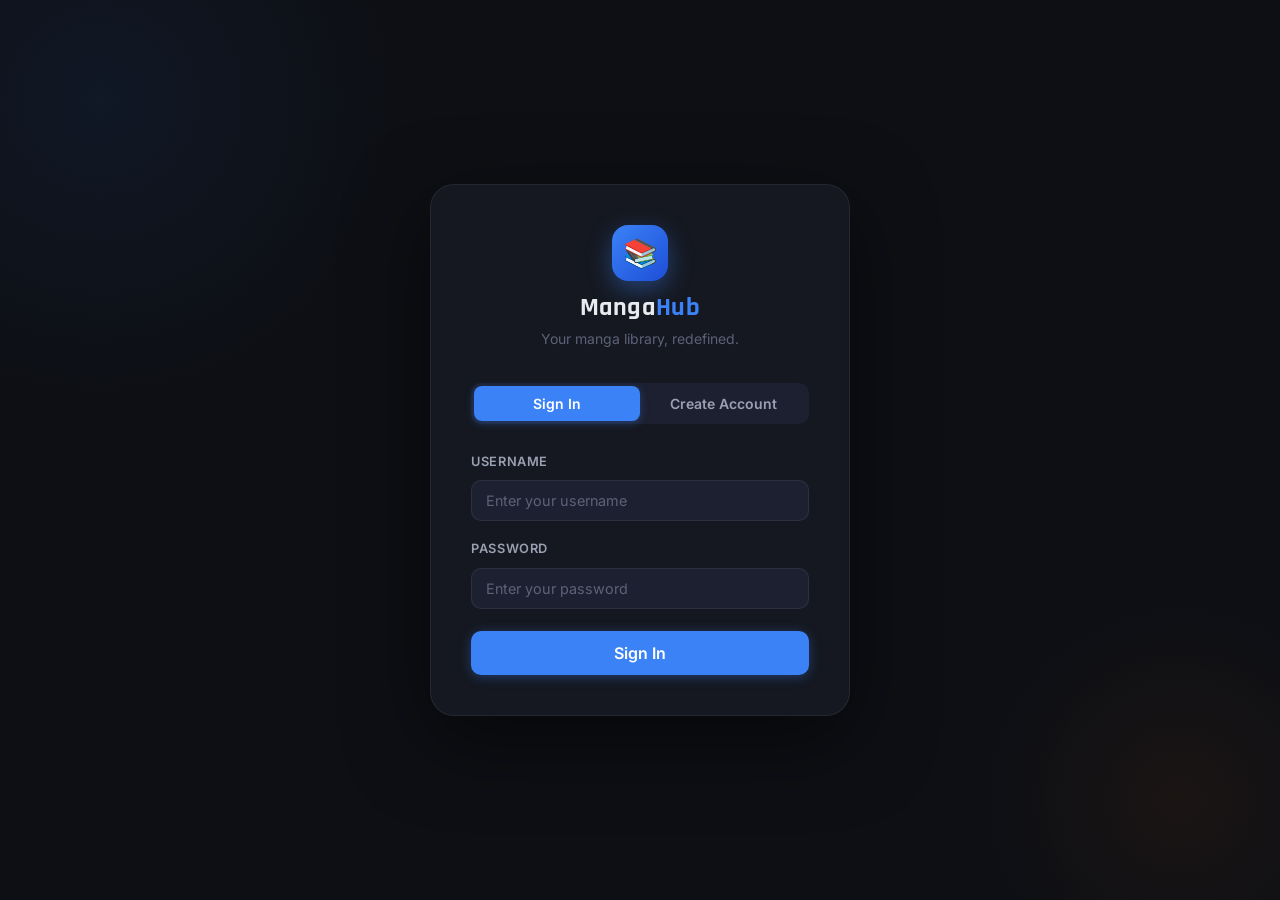
<file: Frontend/index.html>
<!DOCTYPE html>
<html lang="en">
<head>
  <meta charset="UTF-8" />
  <meta name="viewport" content="width=device-width, initial-scale=1.0" />
  <title>MangaHub — Sign In</title>
  <link rel="stylesheet" href="css/style.css" />
</head>
<body>
  <div class="auth-page">
    <div class="auth-bg-glow"></div>
    <div class="auth-bg-glow-2"></div>

    <div class="auth-card">
      <!-- Logo -->
      <div class="auth-logo">
        <div class="auth-logo-icon">📚</div>
        <h1>Manga<span>Hub</span></h1>
        <p>Your manga library, redefined.</p>
      </div>

      <!-- Tabs -->
      <div class="auth-tabs">
        <button class="auth-tab active" id="tab-login">Sign In</button>
        <button class="auth-tab" id="tab-register">Create Account</button>
      </div>

      <!-- Login Form -->
      <form class="auth-form active" id="form-login" novalidate>
        <div id="error-login" class="auth-error"></div>

        <div class="form-group">
          <label class="form-label" for="login-username">Username</label>
          <input
            class="form-input"
            type="text"
            id="login-username"
            placeholder="Enter your username"
            autocomplete="username"
          />
        </div>

        <div class="form-group">
          <label class="form-label" for="login-password">Password</label>
          <input
            class="form-input"
            type="password"
            id="login-password"
            placeholder="Enter your password"
            autocomplete="current-password"
          />
        </div>

        <button type="submit" class="btn btn-primary btn-lg">Sign In</button>
      </form>

      <!-- Register Form -->
      <form class="auth-form" id="form-register" novalidate>
        <div id="error-register" class="auth-error"></div>

        <div class="form-group">
          <label class="form-label" for="reg-username">Username</label>
          <input
            class="form-input"
            type="text"
            id="reg-username"
            placeholder="Choose a username"
            autocomplete="username"
          />
        </div>

        <div class="form-group">
          <label class="form-label" for="reg-password">Password</label>
          <input
            class="form-input"
            type="password"
            id="reg-password"
            placeholder="At least 4 characters"
            autocomplete="new-password"
          />
        </div>

        <div class="form-group">
          <label class="form-label" for="reg-confirm">Confirm Password</label>
          <input
            class="form-input"
            type="password"
            id="reg-confirm"
            placeholder="Repeat your password"
            autocomplete="new-password"
          />
        </div>

        <button type="submit" class="btn btn-primary btn-lg">Create Account</button>
      </form>
    </div>
  </div>

  <script type="module">
    import { initAuth } from './js/auth.js';
    initAuth();
  </script>
</body>
</html>
</file>
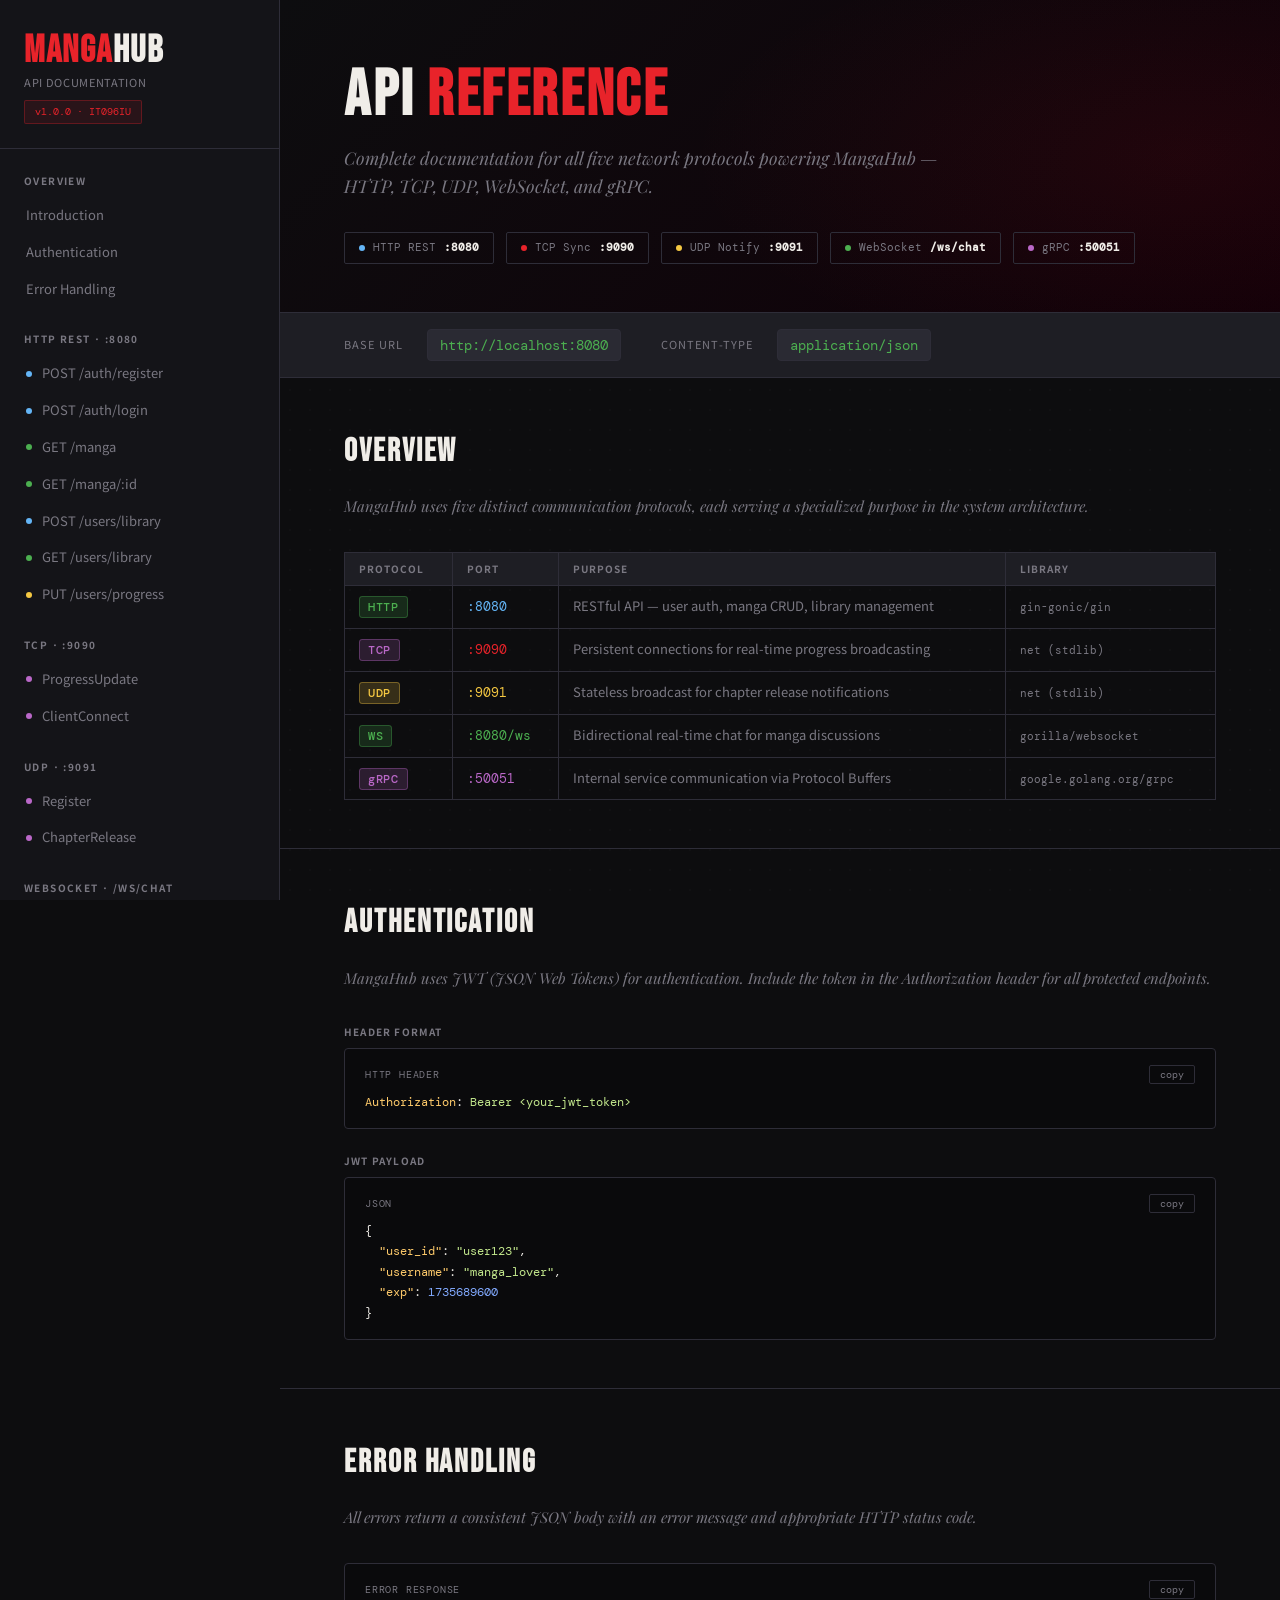
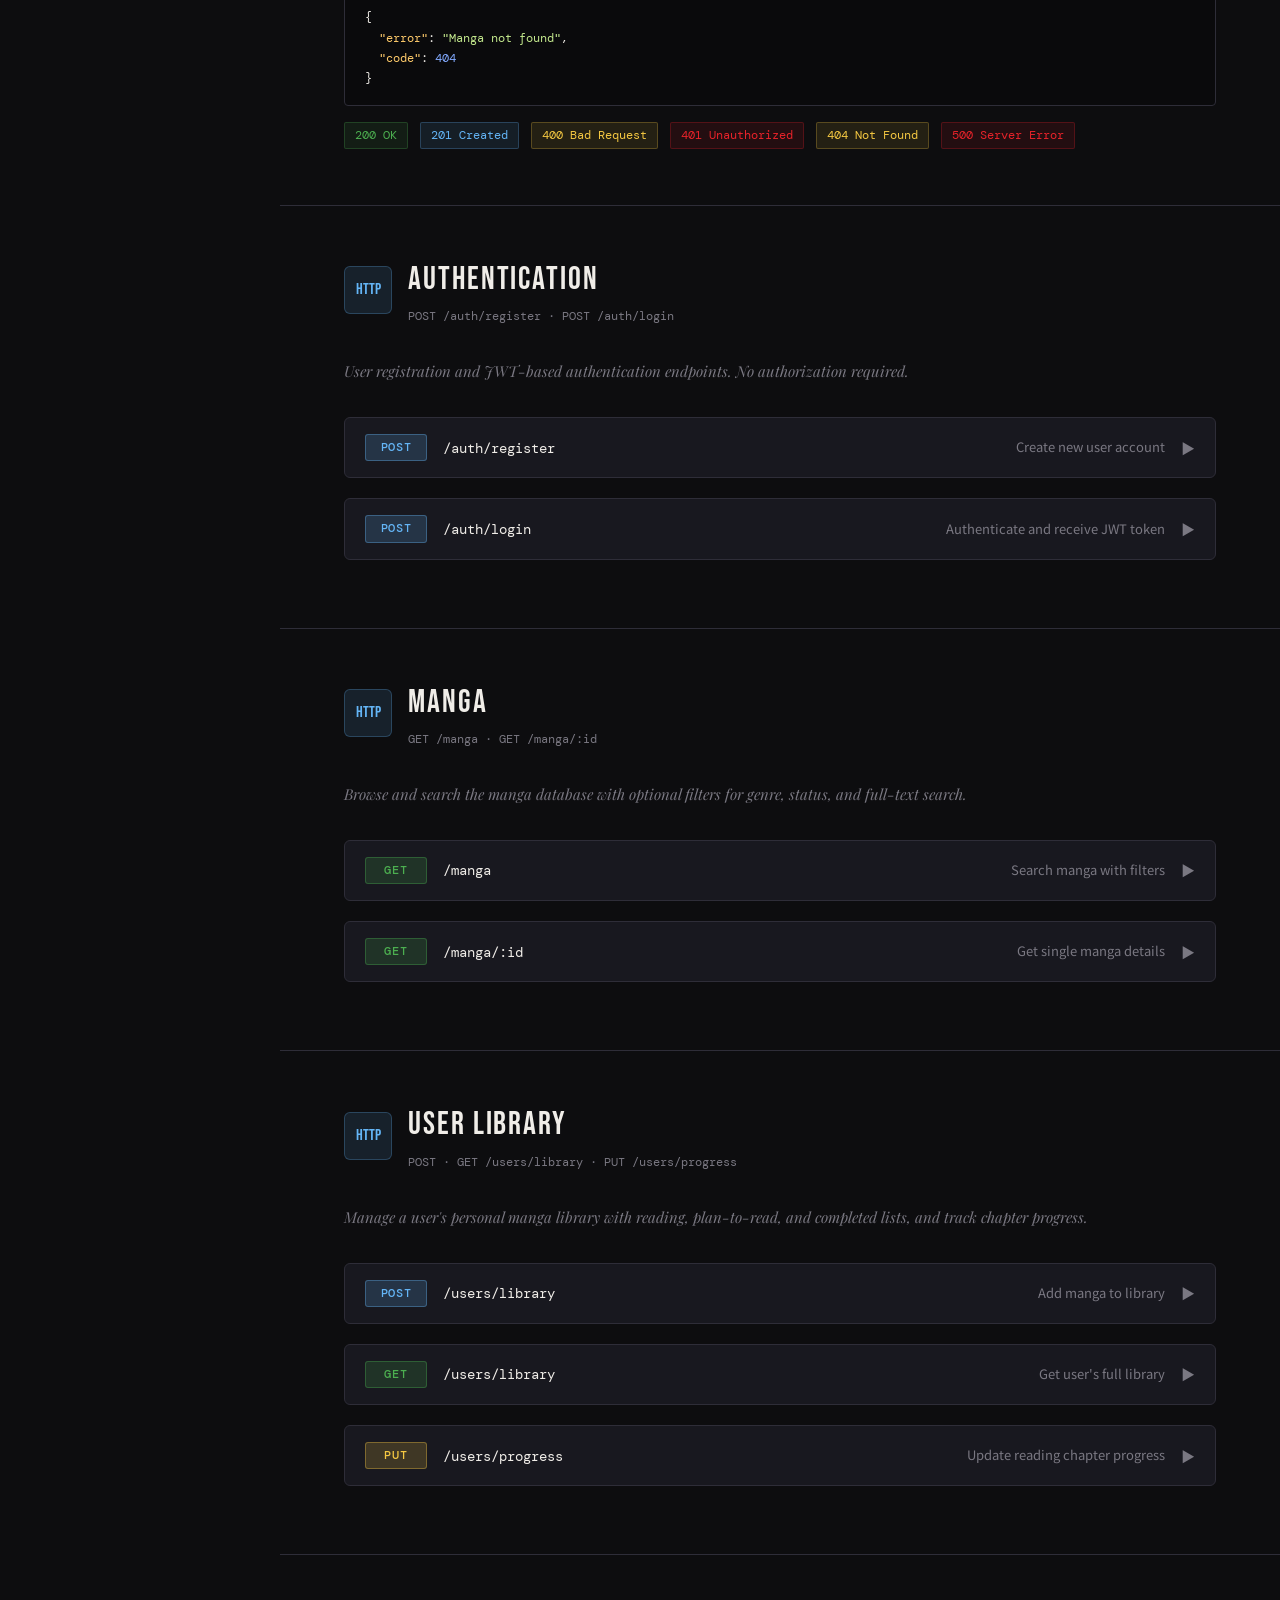
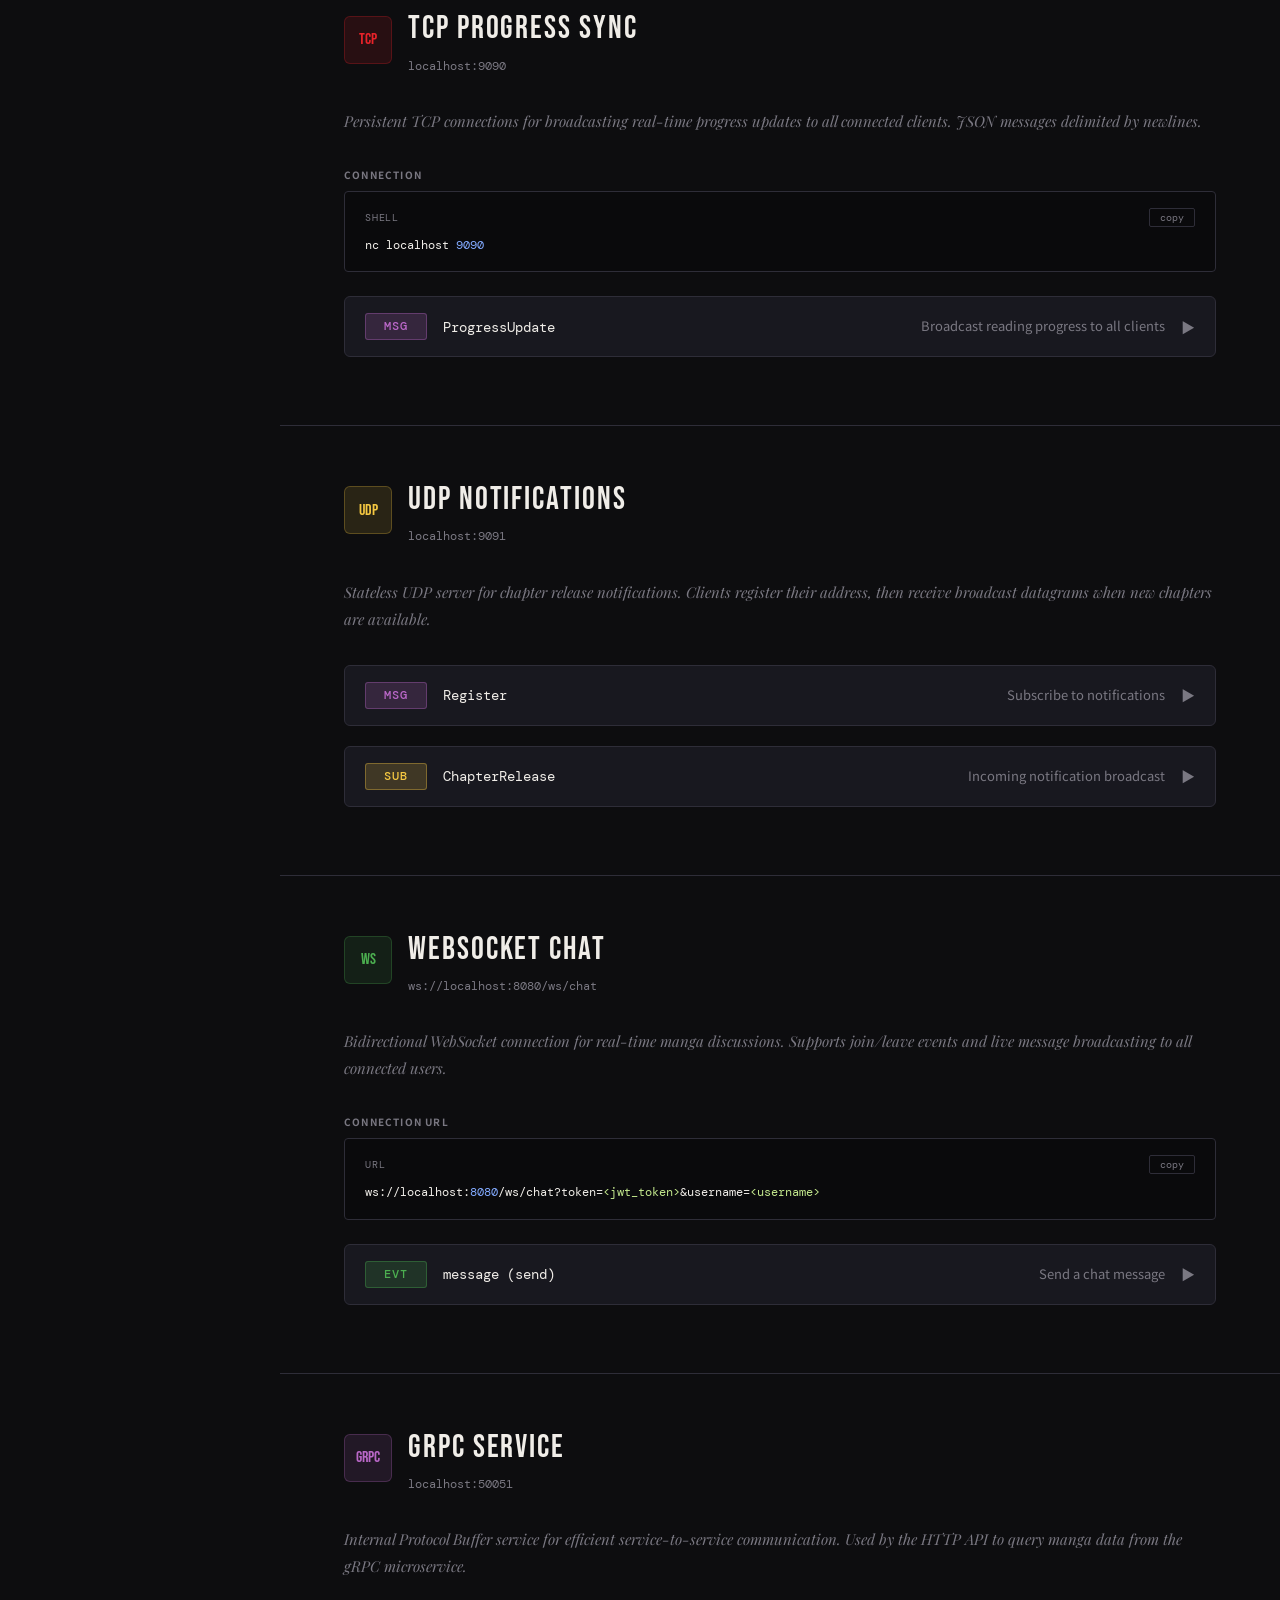
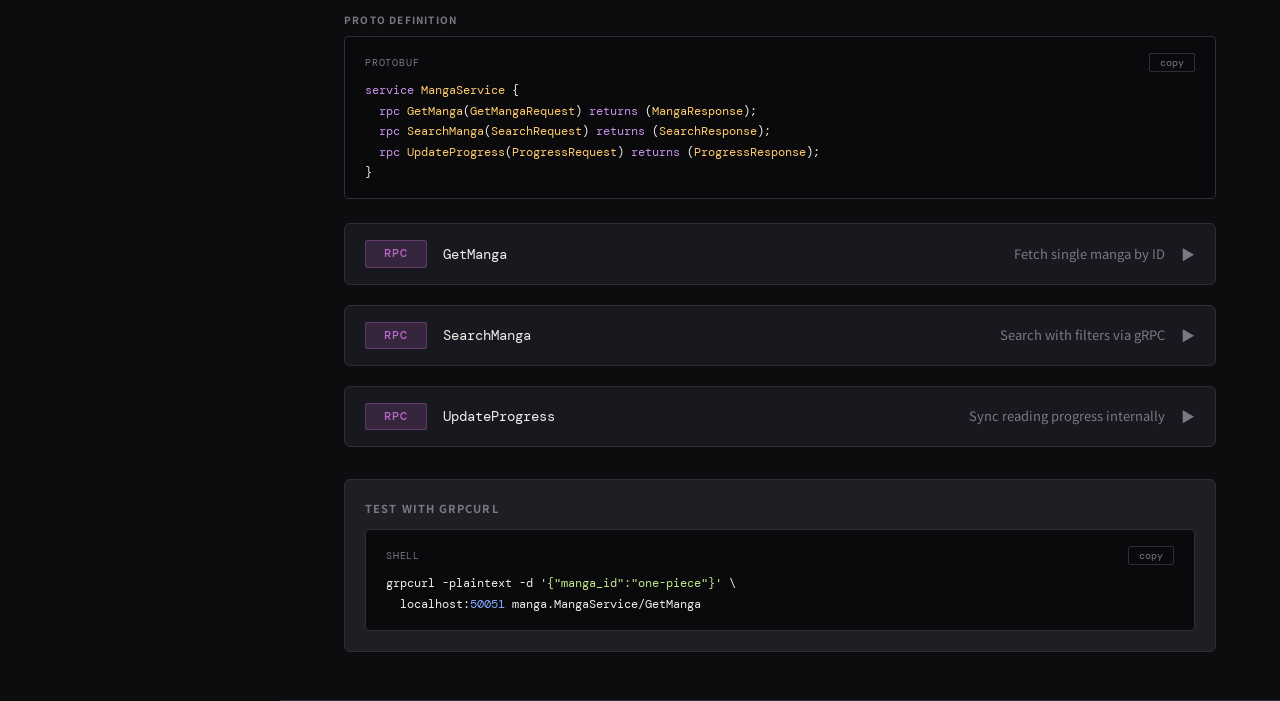
<file: Frontend/api-docs.html>
<!DOCTYPE html>
<html lang="en">
<head>
<meta charset="UTF-8" />
<meta name="viewport" content="width=device-width, initial-scale=1.0" />
<title>MangaHub — API Documentation</title>
<link rel="preconnect" href="https://fonts.googleapis.com" />
<link href="https://fonts.googleapis.com/css2?family=Bebas+Neue&family=Playfair+Display:ital,wght@0,400;0,700;1,400&family=DM+Mono:wght@400;500&family=Noto+Sans+JP:wght@300;400;700&display=swap" rel="stylesheet" />

<style>
:root {
  --ink:     #0d0d0f;
  --ink-2:   #141418;
  --ink-3:   #1e1e24;
  --ink-4:   #2a2a33;
  --faint:   #2e2d38;
  --panel:   #18181f;
  --red:     #e8232a;
  --red-glow:rgba(232,35,42,0.12);
  --gold:    #f5c842;
  --blue:    #64b5f6;
  --green:   #4caf50;
  --purple:  #ba68c8;
  --white:   #f0ede8;
  --muted:   #7a7882;
  --font-head: 'Bebas Neue', sans-serif;
  --font-body: 'Playfair Display', serif;
  --font-ui:   'Noto Sans JP', sans-serif;
  --font-mono: 'DM Mono', monospace;
}

*, *::before, *::after { box-sizing: border-box; margin: 0; padding: 0; }
html { scroll-behavior: smooth; }
body {
  background: var(--ink);
  color: var(--white);
  font-family: var(--font-ui);
  font-size: 14px;
  line-height: 1.6;
  display: flex;
  min-height: 100vh;
}

body::before {
  content: '';
  position: fixed;
  inset: 0;
  background-image: radial-gradient(circle, rgba(255,255,255,0.02) 1px, transparent 1px);
  background-size: 20px 20px;
  pointer-events: none;
  z-index: 0;
}

::selection { background: var(--red); color: #fff; }
::-webkit-scrollbar { width: 5px; }
::-webkit-scrollbar-track { background: var(--ink-2); }
::-webkit-scrollbar-thumb { background: var(--faint); border-radius: 3px; }

/* SIDEBAR */
.sidebar {
  width: 280px;
  min-width: 280px;
  background: var(--ink-2);
  border-right: 1px solid var(--faint);
  position: fixed;
  top: 0; left: 0; bottom: 0;
  overflow-y: auto;
  z-index: 10;
  display: flex;
  flex-direction: column;
}

.sidebar-logo {
  padding: 2rem 1.5rem 1.5rem;
  border-bottom: 1px solid var(--faint);
}
.sidebar-logo h1 {
  font-family: var(--font-head);
  font-size: 2.4rem;
  letter-spacing: 0.04em;
  line-height: 1;
  color: var(--red);
}
.sidebar-logo h1 span { color: var(--white); }
.sidebar-logo p {
  font-size: 11px;
  color: var(--muted);
  margin-top: 4px;
  letter-spacing: 0.06em;
  text-transform: uppercase;
}

.sidebar-version {
  display: inline-flex;
  align-items: center;
  gap: 6px;
  padding: 3px 10px;
  background: rgba(232,35,42,0.1);
  border: 1px solid rgba(232,35,42,0.3);
  border-radius: 2px;
  font-family: var(--font-mono);
  font-size: 10px;
  color: var(--red);
  margin-top: 8px;
}

.sidebar-section {
  padding: 1.5rem 1.5rem 0.5rem;
  font-size: 10px;
  letter-spacing: 0.14em;
  text-transform: uppercase;
  color: var(--muted);
  font-weight: 700;
}

.sidebar-link {
  display: flex;
  align-items: center;
  gap: 10px;
  padding: 8px 1.5rem;
  color: var(--muted);
  font-size: 13px;
  cursor: pointer;
  transition: color 0.15s, background 0.15s;
  text-decoration: none;
  border-left: 2px solid transparent;
}
.sidebar-link:hover { color: var(--white); background: var(--ink-3); }
.sidebar-link.active { color: var(--white); border-left-color: var(--red); background: rgba(232,35,42,0.05); }

.sidebar-link .method-dot {
  width: 6px; height: 6px;
  border-radius: 50%;
  flex-shrink: 0;
}
.dot-get { background: var(--green); }
.dot-post { background: var(--blue); }
.dot-put { background: var(--gold); }
.dot-delete { background: var(--red); }
.dot-msg { background: var(--purple); }
.dot-rpc { background: var(--purple); }

.sidebar-footer {
  margin-top: auto;
  padding: 1.5rem;
  border-top: 1px solid var(--faint);
  font-size: 11px;
  color: var(--muted);
  line-height: 1.6;
}
.sidebar-footer a { color: var(--red); }

/* MAIN CONTENT */
.main {
  margin-left: 280px;
  flex: 1;
  position: relative;
  z-index: 1;
}

/* HERO */
.docs-hero {
  padding: 4rem 4rem 3rem;
  border-bottom: 1px solid var(--faint);
  background: linear-gradient(135deg, var(--ink) 0%, #110008 100%);
  position: relative;
  overflow: hidden;
}
.docs-hero::before {
  content: '';
  position: absolute;
  inset: 0;
  background: radial-gradient(ellipse 70% 100% at 90% 50%, rgba(232,35,42,0.08) 0%, transparent 70%);
}
.docs-hero h1 {
  font-family: var(--font-head);
  font-size: 4rem;
  letter-spacing: 0.04em;
  line-height: 1;
  position: relative;
}
.docs-hero h1 span { color: var(--red); }
.docs-hero p {
  font-family: var(--font-body);
  font-style: italic;
  font-size: 1.1rem;
  color: var(--muted);
  margin-top: 1rem;
  max-width: 600px;
  position: relative;
}
.hero-tags { display: flex; gap: 0.75rem; margin-top: 2rem; flex-wrap: wrap; position: relative; }
.hero-tag {
  padding: 6px 14px;
  border: 1px solid var(--faint);
  border-radius: 2px;
  font-family: var(--font-mono);
  font-size: 11px;
  color: var(--muted);
  display: flex;
  align-items: center;
  gap: 8px;
}
.hero-tag strong { color: var(--white); }
.hero-tag .dot { width: 6px; height: 6px; border-radius: 50%; }

/* BASE URL BANNER */
.base-url-banner {
  background: var(--ink-3);
  border-bottom: 1px solid var(--faint);
  padding: 1rem 4rem;
  display: flex;
  align-items: center;
  gap: 1.5rem;
  flex-wrap: wrap;
}
.base-url-label { font-size: 11px; text-transform: uppercase; letter-spacing: 0.1em; color: var(--muted); }
.base-url-value {
  font-family: var(--font-mono);
  font-size: 14px;
  background: var(--ink-4);
  border: 1px solid var(--faint);
  border-radius: 4px;
  padding: 4px 12px;
  color: var(--green);
}

/* DOCS SECTIONS */
.docs-section {
  padding: 3rem 4rem;
  border-bottom: 1px solid var(--faint);
  scroll-margin-top: 20px;
}

.section-protocol-header {
  display: flex;
  align-items: center;
  gap: 1rem;
  margin-bottom: 2rem;
}
.section-protocol-icon {
  width: 48px; height: 48px;
  border-radius: 6px;
  display: flex;
  align-items: center;
  justify-content: center;
  font-family: var(--font-head);
  font-size: 1rem;
  flex-shrink: 0;
}
.icon-http { background: rgba(100,181,246,0.12); color: var(--blue); border: 1px solid rgba(100,181,246,0.25); }
.icon-tcp  { background: rgba(232,35,42,0.12);  color: var(--red);  border: 1px solid rgba(232,35,42,0.25);  }
.icon-udp  { background: rgba(245,200,66,0.12); color: var(--gold); border: 1px solid rgba(245,200,66,0.25); }
.icon-ws   { background: rgba(76,175,80,0.12);  color: var(--green);border: 1px solid rgba(76,175,80,0.25);  }
.icon-grpc { background: rgba(186,104,200,0.12);color: var(--purple);border:1px solid rgba(186,104,200,0.25); }

.section-title {
  font-family: var(--font-head);
  font-size: 2rem;
  letter-spacing: 0.06em;
}
.section-port {
  font-family: var(--font-mono);
  font-size: 12px;
  color: var(--muted);
  margin-top: 2px;
}
.section-desc {
  font-family: var(--font-body);
  font-size: 15px;
  color: var(--muted);
  line-height: 1.8;
  margin-bottom: 2rem;
  font-style: italic;
}

/* ENDPOINT CARD */
.endpoint-card {
  background: var(--panel);
  border: 1px solid var(--faint);
  border-radius: 6px;
  margin-bottom: 1.25rem;
  overflow: hidden;
}
.endpoint-head {
  display: flex;
  align-items: center;
  gap: 1rem;
  padding: 1rem 1.25rem;
  cursor: pointer;
  user-select: none;
  transition: background 0.15s;
}
.endpoint-head:hover { background: var(--ink-3); }
.endpoint-head.open { background: var(--ink-3); }

.method-badge {
  padding: 3px 10px;
  border-radius: 3px;
  font-family: var(--font-mono);
  font-size: 12px;
  font-weight: 500;
  letter-spacing: 0.06em;
  flex-shrink: 0;
  min-width: 62px;
  text-align: center;
}
.badge-GET    { background: rgba(76,175,80,0.18);    color: var(--green);  border: 1px solid rgba(76,175,80,0.35); }
.badge-POST   { background: rgba(100,181,246,0.18);  color: var(--blue);   border: 1px solid rgba(100,181,246,0.35); }
.badge-PUT    { background: rgba(245,200,66,0.18);   color: var(--gold);   border: 1px solid rgba(245,200,66,0.35); }
.badge-DELETE { background: rgba(232,35,42,0.18);    color: var(--red);    border: 1px solid rgba(232,35,42,0.35); }
.badge-MSG    { background: rgba(186,104,200,0.18);  color: var(--purple); border: 1px solid rgba(186,104,200,0.35); }
.badge-RPC    { background: rgba(186,104,200,0.18);  color: var(--purple); border: 1px solid rgba(186,104,200,0.35); }
.badge-EVT    { background: rgba(76,175,80,0.18);    color: var(--green);  border: 1px solid rgba(76,175,80,0.35); }
.badge-SUB    { background: rgba(245,200,66,0.18);   color: var(--gold);   border: 1px solid rgba(245,200,66,0.35); }

.endpoint-path {
  font-family: var(--font-mono);
  font-size: 14px;
  color: var(--white);
  flex: 1;
}
.endpoint-summary { font-size: 13px; color: var(--muted); margin-left: auto; }
.endpoint-arrow {
  color: var(--muted);
  transition: transform 0.2s;
  flex-shrink: 0;
}
.endpoint-head.open .endpoint-arrow { transform: rotate(90deg); }

.endpoint-body {
  display: none;
  padding: 1.25rem;
  border-top: 1px solid var(--faint);
  background: var(--ink-2);
}
.endpoint-body.open { display: block; }

.endpoint-section { margin-bottom: 1.25rem; }
.endpoint-section:last-child { margin-bottom: 0; }
.endpoint-section-title {
  font-size: 10px;
  text-transform: uppercase;
  letter-spacing: 0.12em;
  color: var(--muted);
  margin-bottom: 0.5rem;
  font-weight: 700;
}

.auth-badge {
  display: inline-flex;
  align-items: center;
  gap: 6px;
  padding: 3px 10px;
  border-radius: 2px;
  font-size: 11px;
  letter-spacing: 0.06em;
}
.auth-required { background: rgba(232,35,42,0.1); border: 1px solid rgba(232,35,42,0.25); color: var(--red); }
.auth-none { background: rgba(76,175,80,0.1); border: 1px solid rgba(76,175,80,0.25); color: var(--green); }

/* CODE BLOCK */
.code-block {
  background: #0a0a0c;
  border: 1px solid var(--faint);
  border-radius: 4px;
  padding: 1rem 1.25rem;
  font-family: var(--font-mono);
  font-size: 12px;
  line-height: 1.7;
  overflow-x: auto;
  position: relative;
}
.code-block-header {
  display: flex;
  align-items: center;
  justify-content: space-between;
  margin-bottom: 0.5rem;
}
.code-lang {
  font-size: 10px;
  color: var(--muted);
  text-transform: uppercase;
  letter-spacing: 0.08em;
}
.copy-btn {
  padding: 2px 10px;
  background: transparent;
  border: 1px solid var(--faint);
  border-radius: 2px;
  color: var(--muted);
  font-family: var(--font-mono);
  font-size: 10px;
  cursor: pointer;
  transition: all 0.15s;
}
.copy-btn:hover { border-color: var(--white); color: var(--white); }
.copy-btn.copied { border-color: var(--green); color: var(--green); }

/* Syntax colors */
.k { color: #c792ea; }  /* keyword */
.s { color: #c3e88d; }  /* string */
.n { color: #82aaff; }  /* number */
.c { color: #546e7a; }  /* comment */
.p { color: var(--white); }  /* punctuation */
.f { color: #ffcb6b; }  /* field */

/* PARAMS TABLE */
.params-table { width: 100%; border-collapse: collapse; font-size: 13px; }
.params-table th {
  text-align: left;
  padding: 6px 10px;
  font-size: 10px;
  text-transform: uppercase;
  letter-spacing: 0.1em;
  color: var(--muted);
  border-bottom: 1px solid var(--faint);
  font-weight: 700;
}
.params-table td {
  padding: 8px 10px;
  border-bottom: 1px solid rgba(46,45,56,0.5);
  vertical-align: top;
}
.params-table tr:last-child td { border-bottom: none; }
.param-name { font-family: var(--font-mono); color: var(--blue); font-size: 12px; }
.param-type { font-family: var(--font-mono); color: var(--purple); font-size: 11px; }
.param-req { color: var(--red); font-size: 10px; font-weight: 700; }
.param-opt { color: var(--muted); font-size: 10px; }
.param-desc { color: var(--muted); font-size: 12px; }

/* RESPONSE */
.response-status {
  display: inline-flex;
  align-items: center;
  gap: 6px;
  padding: 3px 10px;
  border-radius: 2px;
  font-family: var(--font-mono);
  font-size: 12px;
  margin-bottom: 8px;
}
.status-200 { background: rgba(76,175,80,0.1); border: 1px solid rgba(76,175,80,0.25); color: var(--green); }
.status-201 { background: rgba(100,181,246,0.1); border: 1px solid rgba(100,181,246,0.25); color: var(--blue); }
.status-400 { background: rgba(245,200,66,0.1); border: 1px solid rgba(245,200,66,0.25); color: var(--gold); }
.status-401 { background: rgba(232,35,42,0.1); border: 1px solid rgba(232,35,42,0.25); color: var(--red); }

/* OVERVIEW TABLE */
.overview-table { width: 100%; border-collapse: collapse; font-size: 13px; margin-top: 1.5rem; }
.overview-table th {
  text-align: left;
  padding: 8px 14px;
  background: var(--ink-3);
  font-size: 10px;
  letter-spacing: 0.1em;
  text-transform: uppercase;
  color: var(--muted);
  font-weight: 700;
  border: 1px solid var(--faint);
}
.overview-table td {
  padding: 10px 14px;
  border: 1px solid var(--faint);
  vertical-align: top;
}
.overview-table tr:hover td { background: var(--ink-3); }

/* SCROLLSPY HIGHLIGHT */
.docs-section { opacity: 1; transition: opacity 0.2s; }

/* RESPONSIVE */
@media (max-width: 900px) {
  .sidebar { display: none; }
  .main { margin-left: 0; }
  .docs-hero, .docs-section, .base-url-banner { padding-left: 1.5rem; padding-right: 1.5rem; }
}

/* PAGE TRANSITIONS */
@keyframes fadeIn { from { opacity: 0; transform: translateY(16px); } to { opacity: 1; transform: translateY(0); } }
.docs-section { animation: fadeIn 0.4s ease both; }
.docs-section:nth-child(2) { animation-delay: 0.05s; }
.docs-section:nth-child(3) { animation-delay: 0.10s; }
.docs-section:nth-child(4) { animation-delay: 0.15s; }
.docs-section:nth-child(5) { animation-delay: 0.20s; }
.docs-section:nth-child(6) { animation-delay: 0.25s; }
</style>
</head>
<body>

<!-- SIDEBAR -->
<aside class="sidebar">
  <div class="sidebar-logo">
    <h1>MANGA<span>HUB</span></h1>
    <p>API Documentation</p>
    <div class="sidebar-version">v1.0.0 · IT096IU</div>
  </div>

  <div class="sidebar-section">Overview</div>
  <a href="#overview" class="sidebar-link active">Introduction</a>
  <a href="#auth-overview" class="sidebar-link">Authentication</a>
  <a href="#errors" class="sidebar-link">Error Handling</a>

  <div class="sidebar-section">HTTP REST · :8080</div>
  <a href="#auth" class="sidebar-link"><span class="method-dot dot-post"></span>POST /auth/register</a>
  <a href="#auth" class="sidebar-link"><span class="method-dot dot-post"></span>POST /auth/login</a>
  <a href="#manga" class="sidebar-link"><span class="method-dot dot-get"></span>GET /manga</a>
  <a href="#manga" class="sidebar-link"><span class="method-dot dot-get"></span>GET /manga/:id</a>
  <a href="#library" class="sidebar-link"><span class="method-dot dot-post"></span>POST /users/library</a>
  <a href="#library" class="sidebar-link"><span class="method-dot dot-get"></span>GET /users/library</a>
  <a href="#library" class="sidebar-link"><span class="method-dot dot-put"></span>PUT /users/progress</a>

  <div class="sidebar-section">TCP · :9090</div>
  <a href="#tcp" class="sidebar-link"><span class="method-dot dot-msg"></span>ProgressUpdate</a>
  <a href="#tcp" class="sidebar-link"><span class="method-dot dot-msg"></span>ClientConnect</a>

  <div class="sidebar-section">UDP · :9091</div>
  <a href="#udp" class="sidebar-link"><span class="method-dot dot-msg"></span>Register</a>
  <a href="#udp" class="sidebar-link"><span class="method-dot dot-msg"></span>ChapterRelease</a>

  <div class="sidebar-section">WebSocket · /ws/chat</div>
  <a href="#websocket" class="sidebar-link"><span class="method-dot dot-get"></span>connect</a>
  <a href="#websocket" class="sidebar-link"><span class="method-dot dot-msg"></span>message</a>

  <div class="sidebar-section">gRPC · :50051</div>
  <a href="#grpc" class="sidebar-link"><span class="method-dot dot-rpc"></span>GetManga</a>
  <a href="#grpc" class="sidebar-link"><span class="method-dot dot-rpc"></span>SearchManga</a>
  <a href="#grpc" class="sidebar-link"><span class="method-dot dot-rpc"></span>UpdateProgress</a>

  <div class="sidebar-footer">
    MangaHub · Net-centric Programming<br>
    IT096IU — Go Implementation<br>
    <a href="index.html">← Back to App</a>
  </div>
</aside>

<!-- MAIN -->
<main class="main">

  <!-- HERO -->
  <div class="docs-hero">
    <h1>API <span>REFERENCE</span></h1>
    <p>Complete documentation for all five network protocols powering MangaHub — HTTP, TCP, UDP, WebSocket, and gRPC.</p>
    <div class="hero-tags">
      <div class="hero-tag"><span class="dot" style="background:var(--blue)"></span> HTTP REST <strong>:8080</strong></div>
      <div class="hero-tag"><span class="dot" style="background:var(--red)"></span> TCP Sync <strong>:9090</strong></div>
      <div class="hero-tag"><span class="dot" style="background:var(--gold)"></span> UDP Notify <strong>:9091</strong></div>
      <div class="hero-tag"><span class="dot" style="background:var(--green)"></span> WebSocket <strong>/ws/chat</strong></div>
      <div class="hero-tag"><span class="dot" style="background:var(--purple)"></span> gRPC <strong>:50051</strong></div>
    </div>
  </div>

  <!-- BASE URL -->
  <div class="base-url-banner">
    <span class="base-url-label">Base URL</span>
    <code class="base-url-value">http://localhost:8080</code>
    <span class="base-url-label" style="margin-left:1rem">Content-Type</span>
    <code class="base-url-value">application/json</code>
  </div>

  <!-- OVERVIEW -->
  <section class="docs-section" id="overview">
    <h2 style="font-family:var(--font-head);font-size:2rem;letter-spacing:0.06em;margin-bottom:1rem">OVERVIEW</h2>
    <p class="section-desc">MangaHub uses five distinct communication protocols, each serving a specialized purpose in the system architecture.</p>

    <table class="overview-table">
      <thead>
        <tr>
          <th>Protocol</th><th>Port</th><th>Purpose</th><th>Library</th>
        </tr>
      </thead>
      <tbody>
        <tr>
          <td><span class="method-badge badge-GET" style="min-width:auto;padding:2px 8px">HTTP</span></td>
          <td><code style="font-family:var(--font-mono);color:var(--blue)">:8080</code></td>
          <td style="color:var(--muted)">RESTful API — user auth, manga CRUD, library management</td>
          <td><code style="font-family:var(--font-mono);font-size:11px;color:var(--muted)">gin-gonic/gin</code></td>
        </tr>
        <tr>
          <td><span class="method-badge badge-MSG" style="min-width:auto;padding:2px 8px">TCP</span></td>
          <td><code style="font-family:var(--font-mono);color:var(--red)">:9090</code></td>
          <td style="color:var(--muted)">Persistent connections for real-time progress broadcasting</td>
          <td><code style="font-family:var(--font-mono);font-size:11px;color:var(--muted)">net (stdlib)</code></td>
        </tr>
        <tr>
          <td><span class="method-badge badge-SUB" style="min-width:auto;padding:2px 8px">UDP</span></td>
          <td><code style="font-family:var(--font-mono);color:var(--gold)">:9091</code></td>
          <td style="color:var(--muted)">Stateless broadcast for chapter release notifications</td>
          <td><code style="font-family:var(--font-mono);font-size:11px;color:var(--muted)">net (stdlib)</code></td>
        </tr>
        <tr>
          <td><span class="method-badge badge-EVT" style="min-width:auto;padding:2px 8px">WS</span></td>
          <td><code style="font-family:var(--font-mono);color:var(--green)">:8080/ws</code></td>
          <td style="color:var(--muted)">Bidirectional real-time chat for manga discussions</td>
          <td><code style="font-family:var(--font-mono);font-size:11px;color:var(--muted)">gorilla/websocket</code></td>
        </tr>
        <tr>
          <td><span class="method-badge badge-RPC" style="min-width:auto;padding:2px 8px">gRPC</span></td>
          <td><code style="font-family:var(--font-mono);color:var(--purple)">:50051</code></td>
          <td style="color:var(--muted)">Internal service communication via Protocol Buffers</td>
          <td><code style="font-family:var(--font-mono);font-size:11px;color:var(--muted)">google.golang.org/grpc</code></td>
        </tr>
      </tbody>
    </table>
  </section>

  <!-- AUTH OVERVIEW -->
  <section class="docs-section" id="auth-overview">
    <h2 style="font-family:var(--font-head);font-size:2rem;letter-spacing:0.06em;margin-bottom:1rem">AUTHENTICATION</h2>
    <p class="section-desc">MangaHub uses JWT (JSON Web Tokens) for authentication. Include the token in the Authorization header for all protected endpoints.</p>

    <div class="endpoint-section">
      <div class="endpoint-section-title">Header Format</div>
      <div class="code-block">
        <div class="code-block-header">
          <span class="code-lang">HTTP Header</span>
          <button class="copy-btn" onclick="copyCode(this)">copy</button>
        </div>
        <span class="f">Authorization</span><span class="p">: </span><span class="s">Bearer &lt;your_jwt_token&gt;</span>
      </div>
    </div>

    <div class="endpoint-section" style="margin-top:1.5rem">
      <div class="endpoint-section-title">JWT Payload</div>
      <div class="code-block">
        <div class="code-block-header">
          <span class="code-lang">JSON</span>
          <button class="copy-btn" onclick="copyCode(this)">copy</button>
        </div>
{<br>
&nbsp;&nbsp;<span class="f">"user_id"</span><span class="p">: </span><span class="s">"user123"</span><span class="p">,</span><br>
&nbsp;&nbsp;<span class="f">"username"</span><span class="p">: </span><span class="s">"manga_lover"</span><span class="p">,</span><br>
&nbsp;&nbsp;<span class="f">"exp"</span><span class="p">: </span><span class="n">1735689600</span><br>
}
      </div>
    </div>
  </section>

  <!-- ERROR HANDLING -->
  <section class="docs-section" id="errors">
    <h2 style="font-family:var(--font-head);font-size:2rem;letter-spacing:0.06em;margin-bottom:1rem">ERROR HANDLING</h2>
    <p class="section-desc">All errors return a consistent JSON body with an error message and appropriate HTTP status code.</p>
    <div class="code-block">
      <div class="code-block-header">
        <span class="code-lang">Error Response</span>
        <button class="copy-btn" onclick="copyCode(this)">copy</button>
      </div>
{<br>
&nbsp;&nbsp;<span class="f">"error"</span><span class="p">: </span><span class="s">"Manga not found"</span><span class="p">,</span><br>
&nbsp;&nbsp;<span class="f">"code"</span><span class="p">: </span><span class="n">404</span><br>
}
    </div>
    <div style="display:flex;gap:0.75rem;flex-wrap:wrap;margin-top:1rem">
      <span class="response-status status-200">200 OK</span>
      <span class="response-status status-201">201 Created</span>
      <span class="response-status status-400">400 Bad Request</span>
      <span class="response-status status-401">401 Unauthorized</span>
      <span class="response-status" style="background:rgba(245,200,66,0.1);border:1px solid rgba(245,200,66,0.25);color:var(--gold)">404 Not Found</span>
      <span class="response-status" style="background:rgba(232,35,42,0.1);border:1px solid rgba(232,35,42,0.25);color:var(--red)">500 Server Error</span>
    </div>
  </section>

  <!-- HTTP AUTH ENDPOINTS -->
  <section class="docs-section" id="auth">
    <div class="section-protocol-header">
      <div class="section-protocol-icon icon-http">HTTP</div>
      <div>
        <div class="section-title">AUTHENTICATION</div>
        <div class="section-port">POST /auth/register · POST /auth/login</div>
      </div>
    </div>
    <p class="section-desc">User registration and JWT-based authentication endpoints. No authorization required.</p>

    <!-- Register -->
    <div class="endpoint-card">
      <div class="endpoint-head" onclick="toggleEndpoint(this)">
        <span class="method-badge badge-POST">POST</span>
        <span class="endpoint-path">/auth/register</span>
        <span class="endpoint-summary">Create new user account</span>
        <span class="endpoint-arrow">▶</span>
      </div>
      <div class="endpoint-body">
        <div class="endpoint-section">
          <div class="endpoint-section-title">Authorization</div>
          <span class="auth-badge auth-none">🔓 No auth required</span>
        </div>
        <div class="endpoint-section">
          <div class="endpoint-section-title">Request Body</div>
          <table class="params-table">
            <thead><tr><th>Field</th><th>Type</th><th>Required</th><th>Description</th></tr></thead>
            <tbody>
              <tr><td class="param-name">username</td><td class="param-type">string</td><td class="param-req">required</td><td class="param-desc">Unique username (3–30 chars)</td></tr>
              <tr><td class="param-name">email</td><td class="param-type">string</td><td class="param-req">required</td><td class="param-desc">Valid email address</td></tr>
              <tr><td class="param-name">password</td><td class="param-type">string</td><td class="param-req">required</td><td class="param-desc">Password (min 8 characters)</td></tr>
            </tbody>
          </table>
        </div>
        <div class="endpoint-section">
          <div class="endpoint-section-title">Request Example</div>
          <div class="code-block">
            <div class="code-block-header"><span class="code-lang">JSON</span><button class="copy-btn" onclick="copyCode(this)">copy</button></div>
{<br>
&nbsp;&nbsp;<span class="f">"username"</span><span class="p">: </span><span class="s">"manga_fan"</span><span class="p">,</span><br>
&nbsp;&nbsp;<span class="f">"email"</span><span class="p">: </span><span class="s">"fan@example.com"</span><span class="p">,</span><br>
&nbsp;&nbsp;<span class="f">"password"</span><span class="p">: </span><span class="s">"securepass123"</span><br>
}
          </div>
        </div>
        <div class="endpoint-section">
          <div class="endpoint-section-title">Response — 201 Created</div>
          <div class="code-block">
            <div class="code-block-header"><span class="code-lang">JSON</span><button class="copy-btn" onclick="copyCode(this)">copy</button></div>
{<br>
&nbsp;&nbsp;<span class="f">"message"</span><span class="p">: </span><span class="s">"User created successfully"</span><span class="p">,</span><br>
&nbsp;&nbsp;<span class="f">"user_id"</span><span class="p">: </span><span class="s">"abc123"</span><br>
}
          </div>
        </div>
      </div>
    </div>

    <!-- Login -->
    <div class="endpoint-card">
      <div class="endpoint-head" onclick="toggleEndpoint(this)">
        <span class="method-badge badge-POST">POST</span>
        <span class="endpoint-path">/auth/login</span>
        <span class="endpoint-summary">Authenticate and receive JWT token</span>
        <span class="endpoint-arrow">▶</span>
      </div>
      <div class="endpoint-body">
        <div class="endpoint-section">
          <div class="endpoint-section-title">Authorization</div>
          <span class="auth-badge auth-none">🔓 No auth required</span>
        </div>
        <div class="endpoint-section">
          <div class="endpoint-section-title">Request Body</div>
          <table class="params-table">
            <thead><tr><th>Field</th><th>Type</th><th>Required</th><th>Description</th></tr></thead>
            <tbody>
              <tr><td class="param-name">username</td><td class="param-type">string</td><td class="param-req">required</td><td class="param-desc">Registered username</td></tr>
              <tr><td class="param-name">password</td><td class="param-type">string</td><td class="param-req">required</td><td class="param-desc">Account password</td></tr>
            </tbody>
          </table>
        </div>
        <div class="endpoint-section">
          <div class="endpoint-section-title">Response — 200 OK</div>
          <div class="code-block">
            <div class="code-block-header"><span class="code-lang">JSON</span><button class="copy-btn" onclick="copyCode(this)">copy</button></div>
{<br>
&nbsp;&nbsp;<span class="f">"token"</span><span class="p">: </span><span class="s">"eyJhbGciOiJIUzI1NiIsInR5cCI6IkpXVCJ9..."</span><span class="p">,</span><br>
&nbsp;&nbsp;<span class="f">"user_id"</span><span class="p">: </span><span class="s">"abc123"</span><span class="p">,</span><br>
&nbsp;&nbsp;<span class="f">"username"</span><span class="p">: </span><span class="s">"manga_fan"</span><br>
}
          </div>
        </div>
      </div>
    </div>
  </section>

  <!-- MANGA ENDPOINTS -->
  <section class="docs-section" id="manga">
    <div class="section-protocol-header">
      <div class="section-protocol-icon icon-http">HTTP</div>
      <div>
        <div class="section-title">MANGA</div>
        <div class="section-port">GET /manga · GET /manga/:id</div>
      </div>
    </div>
    <p class="section-desc">Browse and search the manga database with optional filters for genre, status, and full-text search.</p>

    <div class="endpoint-card">
      <div class="endpoint-head" onclick="toggleEndpoint(this)">
        <span class="method-badge badge-GET">GET</span>
        <span class="endpoint-path">/manga</span>
        <span class="endpoint-summary">Search manga with filters</span>
        <span class="endpoint-arrow">▶</span>
      </div>
      <div class="endpoint-body">
        <div class="endpoint-section">
          <div class="endpoint-section-title">Authorization</div>
          <span class="auth-badge auth-required">🔒 JWT Required</span>
        </div>
        <div class="endpoint-section">
          <div class="endpoint-section-title">Query Parameters</div>
          <table class="params-table">
            <thead><tr><th>Param</th><th>Type</th><th>Required</th><th>Description</th></tr></thead>
            <tbody>
              <tr><td class="param-name">q</td><td class="param-type">string</td><td class="param-opt">optional</td><td class="param-desc">Search by title or author</td></tr>
              <tr><td class="param-name">genre</td><td class="param-type">string</td><td class="param-opt">optional</td><td class="param-desc">Filter by genre (Shounen, Seinen...)</td></tr>
              <tr><td class="param-name">status</td><td class="param-type">string</td><td class="param-opt">optional</td><td class="param-desc">ongoing or completed</td></tr>
              <tr><td class="param-name">limit</td><td class="param-type">int</td><td class="param-opt">optional</td><td class="param-desc">Max results (default: 50)</td></tr>
              <tr><td class="param-name">offset</td><td class="param-type">int</td><td class="param-opt">optional</td><td class="param-desc">Pagination offset (default: 0)</td></tr>
            </tbody>
          </table>
        </div>
        <div class="endpoint-section">
          <div class="endpoint-section-title">Response — 200 OK</div>
          <div class="code-block">
            <div class="code-block-header"><span class="code-lang">JSON</span><button class="copy-btn" onclick="copyCode(this)">copy</button></div>
[<br>
&nbsp;&nbsp;{<br>
&nbsp;&nbsp;&nbsp;&nbsp;<span class="f">"id"</span><span class="p">: </span><span class="s">"one-piece"</span><span class="p">,</span><br>
&nbsp;&nbsp;&nbsp;&nbsp;<span class="f">"title"</span><span class="p">: </span><span class="s">"One Piece"</span><span class="p">,</span><br>
&nbsp;&nbsp;&nbsp;&nbsp;<span class="f">"author"</span><span class="p">: </span><span class="s">"Oda Eiichiro"</span><span class="p">,</span><br>
&nbsp;&nbsp;&nbsp;&nbsp;<span class="f">"genres"</span><span class="p">: [</span><span class="s">"Action"</span><span class="p">, </span><span class="s">"Shounen"</span><span class="p">],</span><br>
&nbsp;&nbsp;&nbsp;&nbsp;<span class="f">"status"</span><span class="p">: </span><span class="s">"ongoing"</span><span class="p">,</span><br>
&nbsp;&nbsp;&nbsp;&nbsp;<span class="f">"total_chapters"</span><span class="p">: </span><span class="n">1110</span><span class="p">,</span><br>
&nbsp;&nbsp;&nbsp;&nbsp;<span class="f">"description"</span><span class="p">: </span><span class="s">"A young pirate's adventure..."</span><span class="p">,</span><br>
&nbsp;&nbsp;&nbsp;&nbsp;<span class="f">"cover_url"</span><span class="p">: </span><span class="s">"https://example.com/covers/one-piece.jpg"</span><br>
&nbsp;&nbsp;}<br>
]
          </div>
        </div>
      </div>
    </div>

    <div class="endpoint-card">
      <div class="endpoint-head" onclick="toggleEndpoint(this)">
        <span class="method-badge badge-GET">GET</span>
        <span class="endpoint-path">/manga/:id</span>
        <span class="endpoint-summary">Get single manga details</span>
        <span class="endpoint-arrow">▶</span>
      </div>
      <div class="endpoint-body">
        <div class="endpoint-section">
          <div class="endpoint-section-title">Authorization</div>
          <span class="auth-badge auth-required">🔒 JWT Required</span>
        </div>
        <div class="endpoint-section">
          <div class="endpoint-section-title">Path Parameter</div>
          <table class="params-table">
            <thead><tr><th>Param</th><th>Type</th><th>Description</th></tr></thead>
            <tbody><tr><td class="param-name">id</td><td class="param-type">string</td><td class="param-desc">Manga slug ID (e.g., one-piece)</td></tr></tbody>
          </table>
        </div>
        <div class="endpoint-section">
          <div class="endpoint-section-title">Response — 200 OK</div>
          <p style="color:var(--muted);font-size:13px">Same structure as a single item in the GET /manga array response.</p>
        </div>
      </div>
    </div>
  </section>

  <!-- LIBRARY ENDPOINTS -->
  <section class="docs-section" id="library">
    <div class="section-protocol-header">
      <div class="section-protocol-icon icon-http">HTTP</div>
      <div>
        <div class="section-title">USER LIBRARY</div>
        <div class="section-port">POST · GET /users/library · PUT /users/progress</div>
      </div>
    </div>
    <p class="section-desc">Manage a user's personal manga library with reading, plan-to-read, and completed lists, and track chapter progress.</p>

    <div class="endpoint-card">
      <div class="endpoint-head" onclick="toggleEndpoint(this)">
        <span class="method-badge badge-POST">POST</span>
        <span class="endpoint-path">/users/library</span>
        <span class="endpoint-summary">Add manga to library</span>
        <span class="endpoint-arrow">▶</span>
      </div>
      <div class="endpoint-body">
        <div class="endpoint-section">
          <div class="endpoint-section-title">Authorization</div>
          <span class="auth-badge auth-required">🔒 JWT Required</span>
        </div>
        <div class="endpoint-section">
          <div class="endpoint-section-title">Request Body</div>
          <table class="params-table">
            <thead><tr><th>Field</th><th>Type</th><th>Required</th><th>Description</th></tr></thead>
            <tbody>
              <tr><td class="param-name">manga_id</td><td class="param-type">string</td><td class="param-req">required</td><td class="param-desc">Manga slug ID</td></tr>
              <tr><td class="param-name">status</td><td class="param-type">string</td><td class="param-req">required</td><td class="param-desc">reading, plan_to_read, or completed</td></tr>
              <tr><td class="param-name">current_chapter</td><td class="param-type">int</td><td class="param-opt">optional</td><td class="param-desc">Current chapter (default: 0)</td></tr>
            </tbody>
          </table>
        </div>
        <div class="endpoint-section">
          <div class="endpoint-section-title">Response — 201 Created</div>
          <div class="code-block">
            <div class="code-block-header"><span class="code-lang">JSON</span><button class="copy-btn" onclick="copyCode(this)">copy</button></div>
{<br>
&nbsp;&nbsp;<span class="f">"message"</span><span class="p">: </span><span class="s">"Added to library"</span><span class="p">,</span><br>
&nbsp;&nbsp;<span class="f">"manga_id"</span><span class="p">: </span><span class="s">"one-piece"</span><span class="p">,</span><br>
&nbsp;&nbsp;<span class="f">"status"</span><span class="p">: </span><span class="s">"reading"</span><br>
}
          </div>
        </div>
      </div>
    </div>

    <div class="endpoint-card">
      <div class="endpoint-head" onclick="toggleEndpoint(this)">
        <span class="method-badge badge-GET">GET</span>
        <span class="endpoint-path">/users/library</span>
        <span class="endpoint-summary">Get user's full library</span>
        <span class="endpoint-arrow">▶</span>
      </div>
      <div class="endpoint-body">
        <div class="endpoint-section">
          <div class="endpoint-section-title">Authorization</div>
          <span class="auth-badge auth-required">🔒 JWT Required</span>
        </div>
        <div class="endpoint-section">
          <div class="endpoint-section-title">Response — 200 OK</div>
          <div class="code-block">
            <div class="code-block-header"><span class="code-lang">JSON</span><button class="copy-btn" onclick="copyCode(this)">copy</button></div>
{<br>
&nbsp;&nbsp;<span class="f">"user_id"</span><span class="p">: </span><span class="s">"user123"</span><span class="p">,</span><br>
&nbsp;&nbsp;<span class="f">"reading_lists"</span><span class="p">: {</span><br>
&nbsp;&nbsp;&nbsp;&nbsp;<span class="f">"reading"</span><span class="p">: [</span><br>
&nbsp;&nbsp;&nbsp;&nbsp;&nbsp;&nbsp;{<br>
&nbsp;&nbsp;&nbsp;&nbsp;&nbsp;&nbsp;&nbsp;&nbsp;<span class="f">"manga_id"</span><span class="p">: </span><span class="s">"one-piece"</span><span class="p">,</span><br>
&nbsp;&nbsp;&nbsp;&nbsp;&nbsp;&nbsp;&nbsp;&nbsp;<span class="f">"current_chapter"</span><span class="p">: </span><span class="n">1095</span><span class="p">,</span><br>
&nbsp;&nbsp;&nbsp;&nbsp;&nbsp;&nbsp;&nbsp;&nbsp;<span class="f">"status"</span><span class="p">: </span><span class="s">"reading"</span><span class="p">,</span><br>
&nbsp;&nbsp;&nbsp;&nbsp;&nbsp;&nbsp;&nbsp;&nbsp;<span class="f">"last_updated"</span><span class="p">: </span><span class="s">"2024-01-20T10:30:00Z"</span><br>
&nbsp;&nbsp;&nbsp;&nbsp;&nbsp;&nbsp;}<br>
&nbsp;&nbsp;&nbsp;&nbsp;<span class="p">],</span><br>
&nbsp;&nbsp;&nbsp;&nbsp;<span class="f">"completed"</span><span class="p">: [],</span><br>
&nbsp;&nbsp;&nbsp;&nbsp;<span class="f">"plan_to_read"</span><span class="p">: []</span><br>
&nbsp;&nbsp;}<br>
}
          </div>
        </div>
      </div>
    </div>

    <div class="endpoint-card">
      <div class="endpoint-head" onclick="toggleEndpoint(this)">
        <span class="method-badge badge-PUT">PUT</span>
        <span class="endpoint-path">/users/progress</span>
        <span class="endpoint-summary">Update reading chapter progress</span>
        <span class="endpoint-arrow">▶</span>
      </div>
      <div class="endpoint-body">
        <div class="endpoint-section">
          <div class="endpoint-section-title">Authorization</div>
          <span class="auth-badge auth-required">🔒 JWT Required</span>
        </div>
        <div class="endpoint-section">
          <div class="endpoint-section-title">Request Body</div>
          <table class="params-table">
            <thead><tr><th>Field</th><th>Type</th><th>Required</th><th>Description</th></tr></thead>
            <tbody>
              <tr><td class="param-name">manga_id</td><td class="param-type">string</td><td class="param-req">required</td><td class="param-desc">Manga slug ID</td></tr>
              <tr><td class="param-name">current_chapter</td><td class="param-type">int</td><td class="param-req">required</td><td class="param-desc">Chapter number to set as current</td></tr>
            </tbody>
          </table>
        </div>
        <div class="endpoint-section">
          <div class="endpoint-section-title">Side Effect</div>
          <p style="font-size:13px;color:var(--muted)">Triggers a TCP broadcast to all connected clients with the updated progress data.</p>
        </div>
      </div>
    </div>
  </section>

  <!-- TCP -->
  <section class="docs-section" id="tcp">
    <div class="section-protocol-header">
      <div class="section-protocol-icon icon-tcp">TCP</div>
      <div>
        <div class="section-title">TCP PROGRESS SYNC</div>
        <div class="section-port">localhost:9090</div>
      </div>
    </div>
    <p class="section-desc">Persistent TCP connections for broadcasting real-time progress updates to all connected clients. JSON messages delimited by newlines.</p>

    <div class="endpoint-section" style="margin-bottom:1.5rem">
      <div class="endpoint-section-title">Connection</div>
      <div class="code-block">
        <div class="code-block-header"><span class="code-lang">Shell</span><button class="copy-btn" onclick="copyCode(this)">copy</button></div>
nc localhost <span class="n">9090</span>
      </div>
    </div>

    <div class="endpoint-card">
      <div class="endpoint-head" onclick="toggleEndpoint(this)">
        <span class="method-badge badge-MSG">MSG</span>
        <span class="endpoint-path">ProgressUpdate</span>
        <span class="endpoint-summary">Broadcast reading progress to all clients</span>
        <span class="endpoint-arrow">▶</span>
      </div>
      <div class="endpoint-body">
        <div class="endpoint-section">
          <div class="endpoint-section-title">Message Schema</div>
          <div class="code-block">
            <div class="code-block-header"><span class="code-lang">JSON</span><button class="copy-btn" onclick="copyCode(this)">copy</button></div>
{<br>
&nbsp;&nbsp;<span class="f">"user_id"</span><span class="p">: </span><span class="s">"user123"</span><span class="p">,</span><br>
&nbsp;&nbsp;<span class="f">"manga_id"</span><span class="p">: </span><span class="s">"one-piece"</span><span class="p">,</span><br>
&nbsp;&nbsp;<span class="f">"chapter"</span><span class="p">: </span><span class="n">1095</span><span class="p">,</span><br>
&nbsp;&nbsp;<span class="f">"timestamp"</span><span class="p">: </span><span class="n">1705745400</span><br>
}
          </div>
        </div>
        <div class="endpoint-section">
          <div class="endpoint-section-title">Behavior</div>
          <p style="font-size:13px;color:var(--muted)">Server receives the message and broadcasts it to all currently connected TCP clients. The HTTP API triggers this automatically when <code style="font-family:var(--font-mono);color:var(--blue)">PUT /users/progress</code> is called.</p>
        </div>
      </div>
    </div>
  </section>

  <!-- UDP -->
  <section class="docs-section" id="udp">
    <div class="section-protocol-header">
      <div class="section-protocol-icon icon-udp">UDP</div>
      <div>
        <div class="section-title">UDP NOTIFICATIONS</div>
        <div class="section-port">localhost:9091</div>
      </div>
    </div>
    <p class="section-desc">Stateless UDP server for chapter release notifications. Clients register their address, then receive broadcast datagrams when new chapters are available.</p>

    <div class="endpoint-card">
      <div class="endpoint-head" onclick="toggleEndpoint(this)">
        <span class="method-badge badge-MSG">MSG</span>
        <span class="endpoint-path">Register</span>
        <span class="endpoint-summary">Subscribe to notifications</span>
        <span class="endpoint-arrow">▶</span>
      </div>
      <div class="endpoint-body">
        <div class="endpoint-section">
          <div class="endpoint-section-title">Datagram Payload</div>
          <div class="code-block">
            <div class="code-block-header"><span class="code-lang">JSON</span><button class="copy-btn" onclick="copyCode(this)">copy</button></div>
{<br>
&nbsp;&nbsp;<span class="f">"type"</span><span class="p">: </span><span class="s">"register"</span><span class="p">,</span><br>
&nbsp;&nbsp;<span class="f">"user_id"</span><span class="p">: </span><span class="s">"user123"</span><br>
}
          </div>
        </div>
      </div>
    </div>

    <div class="endpoint-card">
      <div class="endpoint-head" onclick="toggleEndpoint(this)">
        <span class="method-badge badge-SUB">SUB</span>
        <span class="endpoint-path">ChapterRelease</span>
        <span class="endpoint-summary">Incoming notification broadcast</span>
        <span class="endpoint-arrow">▶</span>
      </div>
      <div class="endpoint-body">
        <div class="endpoint-section">
          <div class="endpoint-section-title">Broadcast Payload (received by client)</div>
          <div class="code-block">
            <div class="code-block-header"><span class="code-lang">JSON</span><button class="copy-btn" onclick="copyCode(this)">copy</button></div>
{<br>
&nbsp;&nbsp;<span class="f">"type"</span><span class="p">: </span><span class="s">"chapter_release"</span><span class="p">,</span><br>
&nbsp;&nbsp;<span class="f">"manga_id"</span><span class="p">: </span><span class="s">"one-piece"</span><span class="p">,</span><br>
&nbsp;&nbsp;<span class="f">"message"</span><span class="p">: </span><span class="s">"Chapter 1111 of One Piece is now available!"</span><span class="p">,</span><br>
&nbsp;&nbsp;<span class="f">"timestamp"</span><span class="p">: </span><span class="n">1705745400</span><br>
}
          </div>
        </div>
      </div>
    </div>
  </section>

  <!-- WEBSOCKET -->
  <section class="docs-section" id="websocket">
    <div class="section-protocol-header">
      <div class="section-protocol-icon icon-ws">WS</div>
      <div>
        <div class="section-title">WEBSOCKET CHAT</div>
        <div class="section-port">ws://localhost:8080/ws/chat</div>
      </div>
    </div>
    <p class="section-desc">Bidirectional WebSocket connection for real-time manga discussions. Supports join/leave events and live message broadcasting to all connected users.</p>

    <div class="endpoint-section" style="margin-bottom:1.5rem">
      <div class="endpoint-section-title">Connection URL</div>
      <div class="code-block">
        <div class="code-block-header"><span class="code-lang">URL</span><button class="copy-btn" onclick="copyCode(this)">copy</button></div>
ws://localhost:<span class="n">8080</span>/ws/chat?token=<span class="s">&lt;jwt_token&gt;</span>&amp;username=<span class="s">&lt;username&gt;</span>
      </div>
    </div>

    <div class="endpoint-card">
      <div class="endpoint-head" onclick="toggleEndpoint(this)">
        <span class="method-badge badge-EVT">EVT</span>
        <span class="endpoint-path">message (send)</span>
        <span class="endpoint-summary">Send a chat message</span>
        <span class="endpoint-arrow">▶</span>
      </div>
      <div class="endpoint-body">
        <div class="endpoint-section">
          <div class="endpoint-section-title">Message Schema (client → server)</div>
          <div class="code-block">
            <div class="code-block-header"><span class="code-lang">JSON</span><button class="copy-btn" onclick="copyCode(this)">copy</button></div>
{<br>
&nbsp;&nbsp;<span class="f">"user_id"</span><span class="p">: </span><span class="s">"user123"</span><span class="p">,</span><br>
&nbsp;&nbsp;<span class="f">"username"</span><span class="p">: </span><span class="s">"manga_fan"</span><span class="p">,</span><br>
&nbsp;&nbsp;<span class="f">"message"</span><span class="p">: </span><span class="s">"One Piece chapter 1111 was amazing!"</span><span class="p">,</span><br>
&nbsp;&nbsp;<span class="f">"timestamp"</span><span class="p">: </span><span class="n">1705745400000</span><br>
}
          </div>
        </div>
        <div class="endpoint-section">
          <div class="endpoint-section-title">Broadcast (server → all clients)</div>
          <p style="font-size:13px;color:var(--muted)">The server broadcasts the same message JSON to all connected WebSocket clients, including the sender.</p>
        </div>
      </div>
    </div>
  </section>

  <!-- gRPC -->
  <section class="docs-section" id="grpc">
    <div class="section-protocol-header">
      <div class="section-protocol-icon icon-grpc">gRPC</div>
      <div>
        <div class="section-title">gRPC SERVICE</div>
        <div class="section-port">localhost:50051</div>
      </div>
    </div>
    <p class="section-desc">Internal Protocol Buffer service for efficient service-to-service communication. Used by the HTTP API to query manga data from the gRPC microservice.</p>

    <div class="endpoint-section" style="margin-bottom:1.5rem">
      <div class="endpoint-section-title">Proto Definition</div>
      <div class="code-block">
        <div class="code-block-header"><span class="code-lang">Protobuf</span><button class="copy-btn" onclick="copyCode(this)">copy</button></div>
<span class="k">service</span> <span class="f">MangaService</span> {<br>
&nbsp;&nbsp;<span class="k">rpc</span> <span class="f">GetManga</span>(<span class="f">GetMangaRequest</span>) <span class="k">returns</span> (<span class="f">MangaResponse</span>);<br>
&nbsp;&nbsp;<span class="k">rpc</span> <span class="f">SearchManga</span>(<span class="f">SearchRequest</span>) <span class="k">returns</span> (<span class="f">SearchResponse</span>);<br>
&nbsp;&nbsp;<span class="k">rpc</span> <span class="f">UpdateProgress</span>(<span class="f">ProgressRequest</span>) <span class="k">returns</span> (<span class="f">ProgressResponse</span>);<br>
}
      </div>
    </div>

    <div class="endpoint-card">
      <div class="endpoint-head" onclick="toggleEndpoint(this)">
        <span class="method-badge badge-RPC">RPC</span>
        <span class="endpoint-path">GetManga</span>
        <span class="endpoint-summary">Fetch single manga by ID</span>
        <span class="endpoint-arrow">▶</span>
      </div>
      <div class="endpoint-body">
        <div class="endpoint-section">
          <div class="endpoint-section-title">Request</div>
          <div class="code-block">
            <div class="code-block-header"><span class="code-lang">Protobuf</span><button class="copy-btn" onclick="copyCode(this)">copy</button></div>
<span class="k">message</span> <span class="f">GetMangaRequest</span> {<br>
&nbsp;&nbsp;<span class="k">string</span> manga_id = <span class="n">1</span>;<br>
}
          </div>
        </div>
        <div class="endpoint-section">
          <div class="endpoint-section-title">Response</div>
          <div class="code-block">
            <div class="code-block-header"><span class="code-lang">Protobuf</span><button class="copy-btn" onclick="copyCode(this)">copy</button></div>
<span class="k">message</span> <span class="f">MangaResponse</span> {<br>
&nbsp;&nbsp;<span class="k">string</span> id = <span class="n">1</span>;<br>
&nbsp;&nbsp;<span class="k">string</span> title = <span class="n">2</span>;<br>
&nbsp;&nbsp;<span class="k">string</span> author = <span class="n">3</span>;<br>
&nbsp;&nbsp;<span class="k">repeated string</span> genres = <span class="n">4</span>;<br>
&nbsp;&nbsp;<span class="k">string</span> status = <span class="n">5</span>;<br>
&nbsp;&nbsp;<span class="k">int32</span> total_chapters = <span class="n">6</span>;<br>
}
          </div>
        </div>
      </div>
    </div>

    <div class="endpoint-card">
      <div class="endpoint-head" onclick="toggleEndpoint(this)">
        <span class="method-badge badge-RPC">RPC</span>
        <span class="endpoint-path">SearchManga</span>
        <span class="endpoint-summary">Search with filters via gRPC</span>
        <span class="endpoint-arrow">▶</span>
      </div>
      <div class="endpoint-body">
        <div class="endpoint-section">
          <div class="endpoint-section-title">Request</div>
          <div class="code-block">
            <div class="code-block-header"><span class="code-lang">Protobuf</span><button class="copy-btn" onclick="copyCode(this)">copy</button></div>
<span class="k">message</span> <span class="f">SearchRequest</span> {<br>
&nbsp;&nbsp;<span class="k">string</span> query = <span class="n">1</span>;<br>
&nbsp;&nbsp;<span class="k">string</span> genre = <span class="n">2</span>;<br>
&nbsp;&nbsp;<span class="k">string</span> status = <span class="n">3</span>;<br>
&nbsp;&nbsp;<span class="k">int32</span> limit = <span class="n">4</span>;<br>
}
          </div>
        </div>
      </div>
    </div>

    <div class="endpoint-card">
      <div class="endpoint-head" onclick="toggleEndpoint(this)">
        <span class="method-badge badge-RPC">RPC</span>
        <span class="endpoint-path">UpdateProgress</span>
        <span class="endpoint-summary">Sync reading progress internally</span>
        <span class="endpoint-arrow">▶</span>
      </div>
      <div class="endpoint-body">
        <div class="endpoint-section">
          <div class="endpoint-section-title">Request</div>
          <div class="code-block">
            <div class="code-block-header"><span class="code-lang">Protobuf</span><button class="copy-btn" onclick="copyCode(this)">copy</button></div>
<span class="k">message</span> <span class="f">ProgressRequest</span> {<br>
&nbsp;&nbsp;<span class="k">string</span> user_id = <span class="n">1</span>;<br>
&nbsp;&nbsp;<span class="k">string</span> manga_id = <span class="n">2</span>;<br>
&nbsp;&nbsp;<span class="k">int32</span> chapter = <span class="n">3</span>;<br>
&nbsp;&nbsp;<span class="k">int64</span> timestamp = <span class="n">4</span>;<br>
}
          </div>
        </div>
      </div>
    </div>

    <div style="margin-top:2rem;padding:1.25rem;background:var(--ink-3);border:1px solid var(--faint);border-radius:6px">
      <div style="font-size:11px;text-transform:uppercase;letter-spacing:0.1em;color:var(--muted);margin-bottom:0.75rem;font-weight:700">Test with grpcurl</div>
      <div class="code-block" style="margin:0">
        <div class="code-block-header"><span class="code-lang">Shell</span><button class="copy-btn" onclick="copyCode(this)">copy</button></div>
grpcurl -plaintext -d <span class="s">'{"manga_id":"one-piece"}'</span> \<br>
&nbsp;&nbsp;localhost:<span class="n">50051</span> manga.MangaService/GetManga
      </div>
    </div>
  </section>

</main>

<script>
function toggleEndpoint(head) {
  const body = head.nextElementSibling;
  const isOpen = body.classList.contains('open');
  head.classList.toggle('open', !isOpen);
  body.classList.toggle('open', !isOpen);
}

function copyCode(btn) {
  const block = btn.closest('.code-block');
  const text = block.innerText.replace('copy\n','').replace('copied\n','').trim();
  navigator.clipboard.writeText(text).then(() => {
    btn.textContent = 'copied';
    btn.classList.add('copied');
    setTimeout(() => { btn.textContent = 'copy'; btn.classList.remove('copied'); }, 2000);
  });
}

// Scrollspy
const sidebarLinks = document.querySelectorAll('.sidebar-link[href^="#"]');
const sections = document.querySelectorAll('.docs-section[id]');
const observer = new IntersectionObserver(entries => {
  entries.forEach(e => {
    if (e.isIntersecting) {
      sidebarLinks.forEach(l => l.classList.remove('active'));
      const active = document.querySelector(`.sidebar-link[href="#${e.target.id}"]`);
      if (active) active.classList.add('active');
    }
  });
}, { rootMargin: '-30% 0px -60% 0px' });
sections.forEach(s => observer.observe(s));
</script>
</body>
</html>
</file>
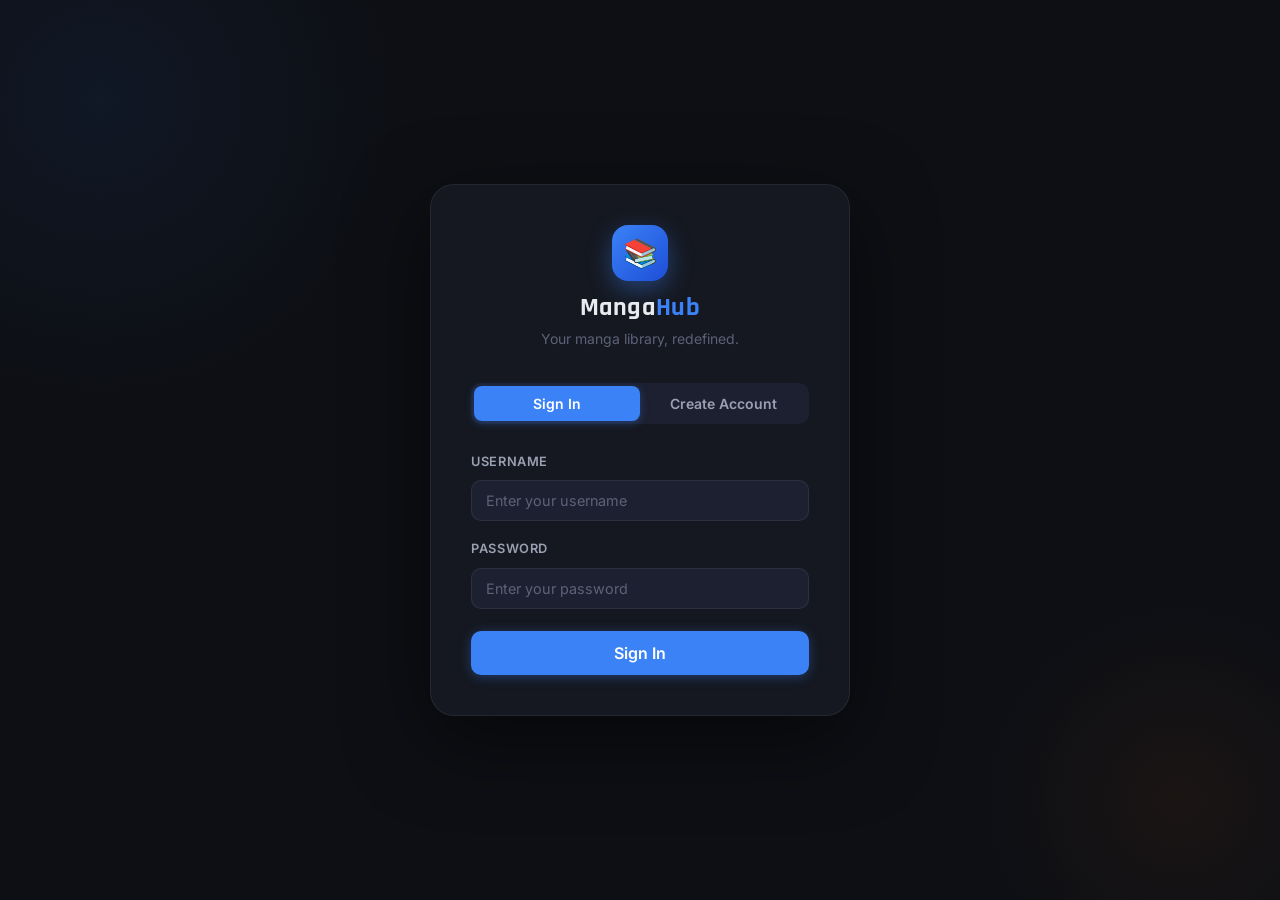
<file: Frontend/home.html>
<!DOCTYPE html>
<html lang="en">
<head>
  <meta charset="UTF-8" />
  <meta name="viewport" content="width=device-width, initial-scale=1.0" />
  <meta name="referrer" content="no-referrer" />
  <title>MangaHub — Discover</title>
  <link rel="stylesheet" href="css/style.css" />
</head>
<body>
  <div class="app-shell">
    <aside class="sidebar" id="sidebar">
      <div class="sidebar-logo">
        <div class="logo-icon">📚</div>
        <div class="logo-text">Manga<span>Hub</span></div>
      </div>

      <nav class="sidebar-nav">
        <div class="nav-section">
          <div class="nav-section-label">Browse</div>
          <a href="home.html" class="nav-link active">
            <span class="nav-icon">🏠</span> Discover
          </a>
          <a href="library.html" class="nav-link">
            <span class="nav-icon">📚</span> My Library
          </a>
        </div>

        <div class="nav-section">
          <div class="nav-section-label">System</div>
          <a href="#" class="nav-link" id="health-link">
            <span class="nav-icon">❤️</span> Health Check
          </a>
        </div>
      </nav>

      <div class="sidebar-footer">
        <div class="user-pill">
          <div class="user-avatar" id="sidebar-avatar">?</div>
          <div class="user-info">
            <div class="user-name" id="sidebar-username">Loading…</div>
            <div class="user-role">Reader</div>
          </div>
          <button class="btn-logout" id="btn-logout" title="Sign out">🚪</button>
        </div>
      </div>
    </aside>

    <main class="main-content">
      <header class="page-header">
        <div style="display:flex;align-items:center;gap:14px">
          <button class="btn btn-ghost btn-sm" id="btn-menu" style="display:none">☰</button>
          <div>
            <h1 class="page-title" style="font-size:1.3rem">Discover Manga</h1>
            <div style="font-size:0.78rem;color:var(--text-muted)" id="manga-count">Loading…</div>
          </div>
        </div>

        <div class="search-wrap">
          <span class="search-icon">🔍</span>
          <input type="text" class="search-input" id="search-input" placeholder="Search by title or author…" />
        </div>
      </header>

      <div class="page-body">
        <section id="continue-section" style="display:none;margin-bottom:32px">
          <div class="section-header">
            <div class="section-title">Continue Reading</div>
          </div>
          <div class="manga-grid" id="continue-grid"></div>
        </section>

        <div style="margin-bottom:20px">
          <div class="filter-tabs" id="genre-tabs"></div>
        </div>

        <section>
          <div class="section-header">
            <div class="section-title">All Manga</div>
          </div>
          <div class="manga-grid" id="manga-grid">
            <div class="loading-spinner" style="grid-column:1/-1"></div>
          </div>
        </section>
      </div>
    </main>
  </div>

  <div id="health-modal" class="modal-overlay" style="display:none">
    <div class="modal">
      <div class="modal-header">
        <h3 class="modal-title">System Health</h3>
        <button class="modal-close" id="health-modal-close">✕</button>
      </div>
      <div class="modal-body" id="health-modal-body">
        <div class="loading-spinner"></div>
      </div>
    </div>
  </div>

  <script type="module">
    import { initHome } from './js/home.js';
    import { apiHealth } from './js/api.js';
    import { logout } from './js/auth.js';

    initHome();

    document.getElementById('health-link')?.addEventListener('click', async (e) => {
      e.preventDefault();
      const modal = document.getElementById('health-modal');
      const body  = document.getElementById('health-modal-body');
      modal.style.display = 'flex';
      body.innerHTML = '<div class="loading-spinner"></div>';

      try {
        const data = await apiHealth();
        const services = Array.isArray(data.services) ? data.services : [];

        body.innerHTML = `
          <div style="display:flex;flex-direction:column;gap:10px">
            <div style="display:flex;justify-content:space-between;align-items:center;padding:10px 14px;background:var(--bg-card);border-radius:var(--radius-md);border:1px solid var(--border)">
              <span style="font-weight:600;font-family:'Rajdhani',sans-serif">Overall Status</span>
              <span class="stat-chip ${data.status === 'healthy' ? 'green' : 'orange'}">${data.status}</span>
            </div>
            <div style="font-size:0.72rem;color:var(--text-muted);padding:0 4px;letter-spacing:0.05em;text-transform:uppercase">Services</div>
            ${services.map(s => `
              <div style="display:flex;justify-content:space-between;align-items:center;padding:10px 14px;background:var(--bg-card);border-radius:var(--radius-md);border:1px solid var(--border)">
                <div>
                  <div style="font-weight:600;font-family:'Rajdhani',sans-serif;font-size:0.95rem">${s.name}</div>
                  ${s.details ? `<div style="font-size:0.72rem;color:var(--text-muted);margin-top:2px">${s.details}</div>` : ''}
                </div>
                <div style="display:flex;align-items:center;gap:8px">
                  ${s.port ? `<span style="font-size:0.72rem;color:var(--text-muted)">:${s.port}</span>` : ''}
                  <span class="stat-chip ${s.status === 'up' ? 'green' : 'orange'}">${s.status}</span>
                </div>
              </div>
            `).join('')}
            <div style="font-size:0.72rem;color:var(--text-muted);text-align:right;padding:0 4px">
              Last checked: ${new Date(data.timestamp * 1000).toLocaleTimeString()}
            </div>
          </div>
        `;
      } catch (err) {
        body.innerHTML = `<div class="empty-state"><div class="empty-icon">⚠️</div><div class="empty-title">${err.message}</div></div>`;
      }
    });

    document.getElementById('health-modal-close')?.addEventListener('click', () => {
      document.getElementById('health-modal').style.display = 'none';
    });

    document.getElementById('health-modal')?.addEventListener('click', (e) => {
      if (e.target === document.getElementById('health-modal')) {
        document.getElementById('health-modal').style.display = 'none';
      }
    });

    document.getElementById('btn-menu').style.display = window.innerWidth < 900 ? 'flex' : 'none';
    window.addEventListener('resize', () => {
      document.getElementById('btn-menu').style.display = window.innerWidth < 900 ? 'flex' : 'none';
    });
  </script>
</body>
</html>
</file>
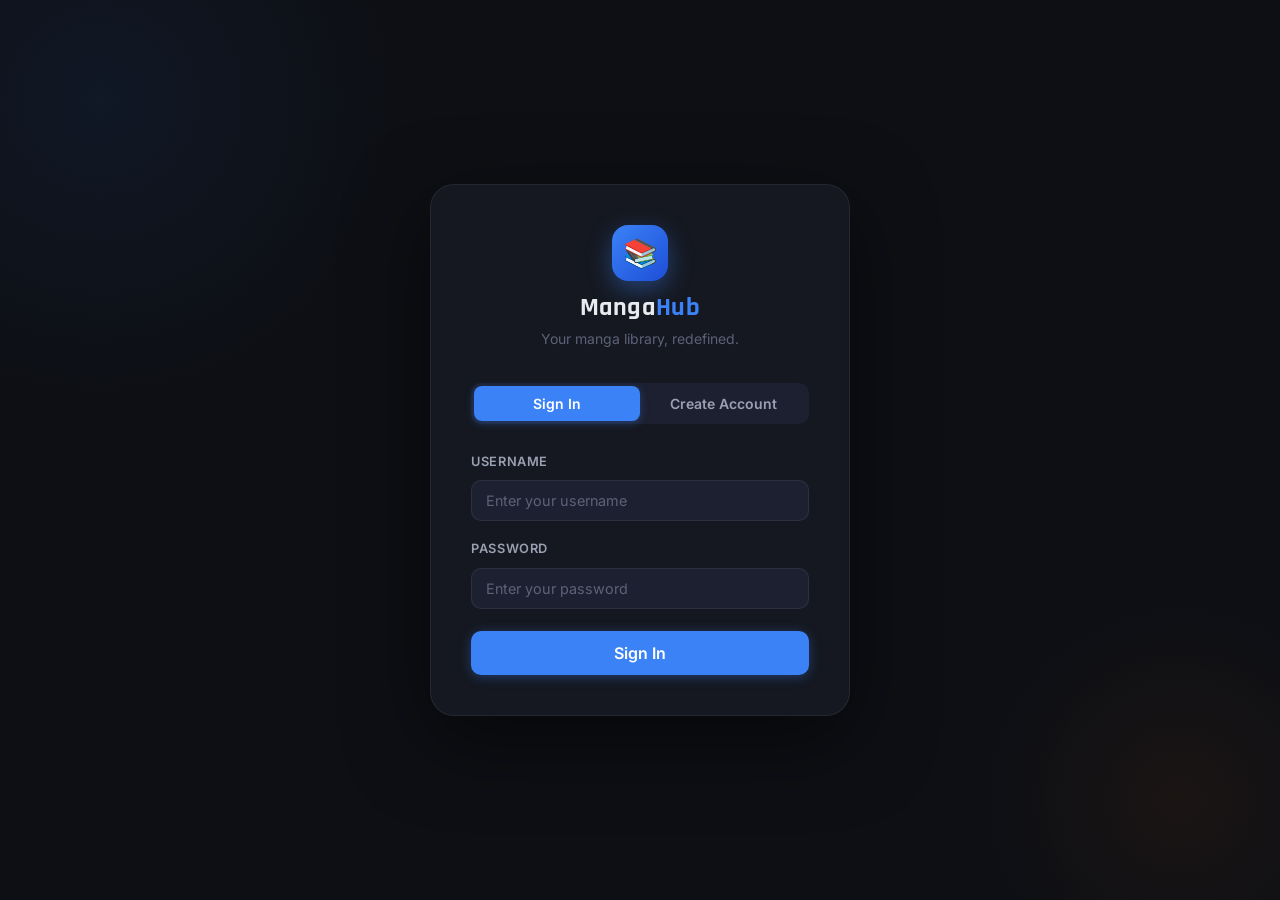
<file: Frontend/library.html>
<!DOCTYPE html>
<html lang="en">
<head>
  <meta charset="UTF-8" />
  <meta name="viewport" content="width=device-width, initial-scale=1.0" />
  <title>MangaHub — My Library</title>
  <link rel="stylesheet" href="css/style.css" />
</head>
<body>
  <div class="app-shell">
    <!-- ── Sidebar ─────────────────────────────────────── -->
    <aside class="sidebar" id="sidebar">
      <div class="sidebar-logo">
        <div class="logo-icon">📚</div>
        <div class="logo-text">Manga<span>Hub</span></div>
      </div>

      <nav class="sidebar-nav">
        <div class="nav-section">
          <div class="nav-section-label">Browse</div>
          <a href="home.html" class="nav-link">
            <span class="nav-icon">🏠</span> Discover
          </a>
          <a href="library.html" class="nav-link active">
            <span class="nav-icon">📚</span> My Library
          </a>
        </div>
      </nav>

      <div class="sidebar-footer">
        <div class="user-pill">
          <div class="user-avatar" id="sidebar-avatar">?</div>
          <div class="user-info">
            <div class="user-name" id="sidebar-username">Loading…</div>
            <div class="user-role">Reader</div>
          </div>
          <button class="btn-logout" id="btn-logout" title="Sign out">🚪</button>
        </div>
      </div>
    </aside>

    <!-- ── Main Content ────────────────────────────────── -->
    <main class="main-content">
      <header class="page-header">
        <div style="display:flex;align-items:center;gap:12px">
          <button class="btn btn-ghost btn-sm" id="btn-menu" style="display:none">☰</button>
          <h1 class="page-title">My Library</h1>
        </div>
        <a href="home.html" class="btn btn-primary btn-sm">+ Discover More</a>
      </header>

      <div class="page-body">
        <!-- Stats Summary -->
        <div style="display:flex;gap:12px;flex-wrap:wrap;margin-bottom:24px">
          <div class="card" style="padding:16px 22px;flex:1;min-width:110px;text-align:center">
            <div style="font-size:1.8rem;font-weight:700;font-family:'Rajdhani',sans-serif;color:var(--text-primary)" id="stat-total">0</div>
            <div style="font-size:0.75rem;color:var(--text-muted);margin-top:2px">Total</div>
          </div>
          <div class="card" style="padding:16px 22px;flex:1;min-width:110px;text-align:center">
            <div style="font-size:1.8rem;font-weight:700;font-family:'Rajdhani',sans-serif;color:var(--blue)" id="stat-reading">0</div>
            <div style="font-size:0.75rem;color:var(--text-muted);margin-top:2px">Reading</div>
          </div>
          <div class="card" style="padding:16px 22px;flex:1;min-width:110px;text-align:center">
            <div style="font-size:1.8rem;font-weight:700;font-family:'Rajdhani',sans-serif;color:#22c55e" id="stat-done">0</div>
            <div style="font-size:0.75rem;color:var(--text-muted);margin-top:2px">Completed</div>
          </div>
        </div>

        <!-- Tabs -->
        <div class="library-tabs" id="library-tabs">
          <!-- rendered by JS -->
        </div>

        <!-- List -->
        <div class="library-list" id="library-list">
          <div class="loading-spinner"></div>
        </div>
      </div>
    </main>
  </div>

  <script type="module">
    import { initLibrary } from './js/library.js';
    import { logout } from './js/auth.js';

    initLibrary();

    document.getElementById('btn-logout')?.addEventListener('click', logout);

    const menuBtn = document.getElementById('btn-menu');
    menuBtn.style.display = window.innerWidth < 900 ? 'flex' : 'none';
    window.addEventListener('resize', () => {
      menuBtn.style.display = window.innerWidth < 900 ? 'flex' : 'none';
    });
  </script>
</body>
</html>
</file>
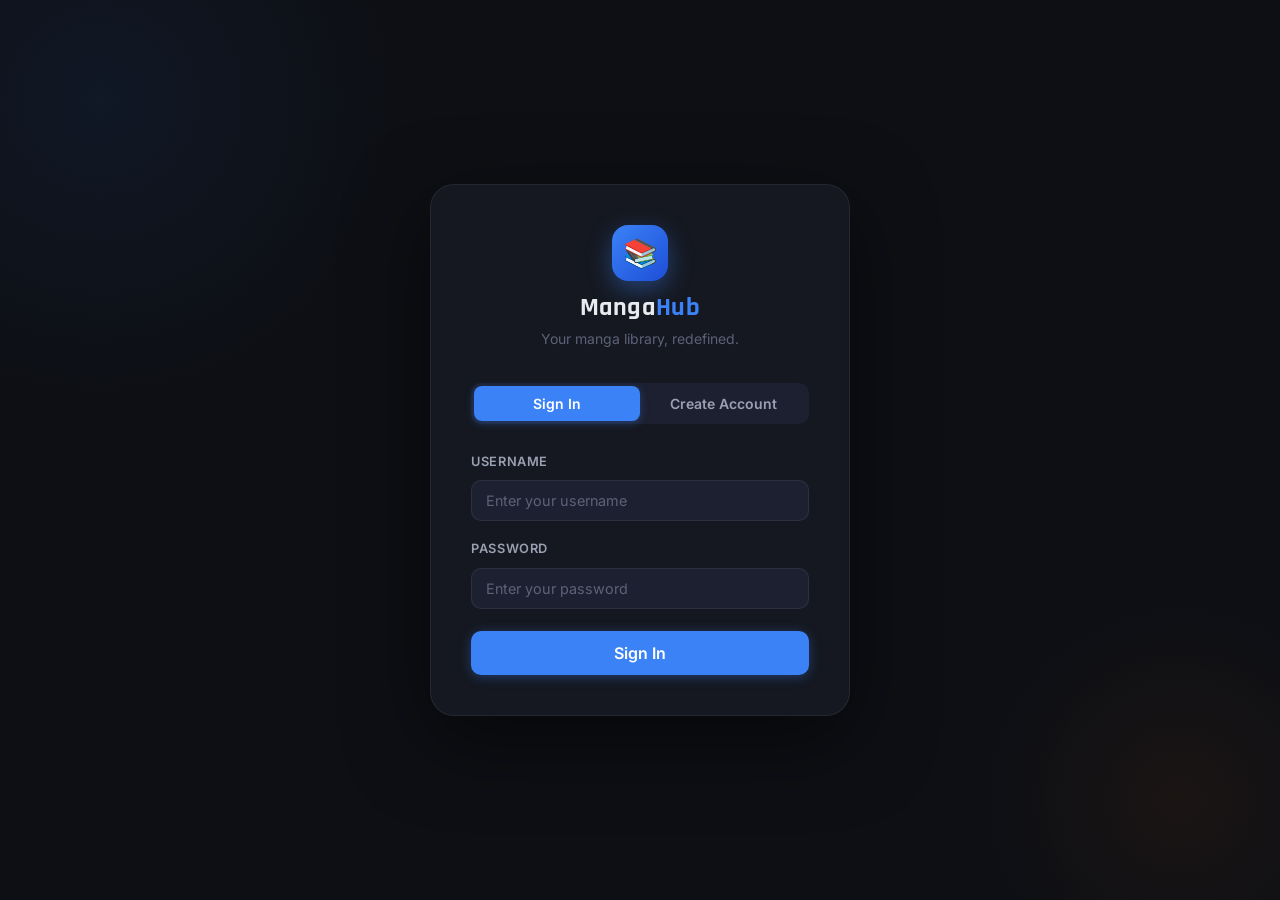
<file: Frontend/manga.html>
<!DOCTYPE html>
<html lang="en">
<head>
  <meta charset="UTF-8" />
  <meta name="viewport" content="width=device-width, initial-scale=1.0" />
  <meta name="referrer" content="no-referrer" />
  <title>Manga Detail — MangaHub</title>
  <link rel="stylesheet" href="css/style.css" />
</head>
<body>
  <div class="app-shell">
    <aside class="sidebar" id="sidebar">
      <div class="sidebar-logo">
        <div class="logo-icon">📚</div>
        <div class="logo-text">Manga<span>Hub</span></div>
      </div>

      <nav class="sidebar-nav">
        <div class="nav-section">
          <div class="nav-section-label">Browse</div>
          <a href="home.html" class="nav-link">
            <span class="nav-icon">🏠</span> Discover
          </a>
          <a href="library.html" class="nav-link">
            <span class="nav-icon">📚</span> My Library
          </a>
        </div>
      </nav>

      <div class="sidebar-footer">
        <div class="user-pill">
          <div class="user-avatar" id="sidebar-avatar">?</div>
          <div class="user-info">
            <div class="user-name" id="sidebar-username">Loading…</div>
            <div class="user-role">Reader</div>
          </div>
          <button class="btn-logout" id="btn-logout" title="Sign out">🚪</button>
        </div>
      </div>
    </aside>

    <main class="main-content">
      <header class="page-header">
        <div style="display:flex;align-items:center;gap:12px">
          <a href="home.html" class="btn btn-ghost btn-sm">← Back</a>
          <h1 class="page-title">Manga Detail</h1>
        </div>
        <a href="library.html" class="btn btn-secondary btn-sm">📚 My Library</a>
      </header>

      <div class="page-body">
        <div id="manga-detail">
          <div class="loading-spinner"></div>
        </div>

        <div style="display:grid;grid-template-columns:1fr 380px;gap:24px;margin-top:4px" id="chat-column-wrap">
          <div></div>

          <div>
            <div class="section-header" style="margin-bottom:12px">
              <div class="section-title">Live Chat</div>
              <div style="display:flex;align-items:center;gap:6px">
                <div class="ws-dot" id="ws-dot"></div>
                <span style="font-size:0.75rem;color:var(--text-muted)" id="ws-status-label">Connecting…</span>
              </div>
            </div>

            <div class="chat-panel">
              <div class="chat-messages" id="chat-messages">
                <div class="chat-msg system">
                  <div class="chat-bubble">Connecting to chat room…</div>
                </div>
              </div>

              <form class="chat-input-wrap" id="chat-form">
                <input type="text" class="chat-input" id="chat-input" placeholder="Say something…" maxlength="500" autocomplete="off" />
                <button type="submit" class="chat-send-btn">Send</button>
              </form>
            </div>
          </div>
        </div>
      </div>
    </main>
  </div>

  <div id="progress-modal" class="modal-overlay" style="display:none">
    <div class="modal">
      <div class="modal-header">
        <h3 class="modal-title">Update Progress</h3>
        <button class="modal-close" id="pm-close">✕</button>
      </div>
      <div class="modal-body">
        <div class="form-group">
          <label class="form-label">Current Chapter</label>
          <div style="display:flex;align-items:center;gap:10px">
            <input type="number" class="form-input" id="pm-chapter" min="0" style="max-width:120px" />
            <span style="color:var(--text-muted);font-size:0.85rem" id="pm-total"></span>
          </div>
        </div>
        <div class="form-group">
          <label class="form-label">Status</label>
          <select class="form-input form-select" id="pm-status">
            <option value="reading">📖 Reading</option>
            <option value="completed">✅ Completed</option>
            <option value="on_hold">⏸ On Hold</option>
            <option value="dropped">🗑 Dropped</option>
            <option value="plan_to_read">🔖 Plan to Read</option>
          </select>
        </div>
      </div>
      <div class="modal-footer">
        <button class="btn btn-ghost" id="pm-cancel">Cancel</button>
        <button class="btn btn-primary" id="pm-save">Save Progress</button>
      </div>
    </div>
  </div>

  <script type="module">
    import { initMangaDetail } from './js/manga.js';
    import { apiUpdateProgress, showToast } from './js/api.js';
    import { logout } from './js/auth.js';

    initMangaDetail();

    const modal = document.getElementById('progress-modal');
    [document.getElementById('pm-close'), document.getElementById('pm-cancel')]
      .forEach(el => el?.addEventListener('click', () => modal.style.display = 'none'));

    modal?.addEventListener('click', (e) => {
      if (e.target === modal) modal.style.display = 'none';
    });

    document.getElementById('pm-save')?.addEventListener('click', async () => {
      const chapter = parseInt(document.getElementById('pm-chapter').value) || 0;
      const status  = document.getElementById('pm-status').value;
      const id      = new URLSearchParams(window.location.search).get('id');
      if (!id) return;

      const btn = document.getElementById('pm-save');
      btn.disabled = true;
      btn.textContent = 'Saving…';

      try {
        await apiUpdateProgress(id, chapter, status);
        showToast('Progress updated!', `Chapter ${chapter} · ${status}`, 'success');
        modal.style.display = 'none';
        setTimeout(() => window.location.reload(), 800);
      } catch (err) {
        showToast('Error', err.message, 'error');
      } finally {
        btn.disabled = false;
        btn.textContent = 'Save Progress';
      }
    });

    document.getElementById('btn-logout')?.addEventListener('click', logout);

    function reflowLayout() {
      const wrap = document.getElementById('chat-column-wrap');
      if (!wrap) return;
      wrap.style.gridTemplateColumns = window.innerWidth < 1000 ? '1fr' : '1fr 380px';
    }
    reflowLayout();
    window.addEventListener('resize', reflowLayout);
  </script>
</body>
</html>
</file>
<file: Frontend/css/style.css>
/* =====================================================
   MangaHub — Global Styles
   Dark manga-reader aesthetic: deep navy + ink black
   Accents: electric blue #3B82F6, ember orange #F97316
   Font: Rajdhani (headings) + Inter (body)
   ===================================================== */

@import url('https://fonts.googleapis.com/css2?family=Rajdhani:wght@400;500;600;700&family=Inter:wght@300;400;500;600&family=Noto+Sans+JP:wght@400;700&display=swap');

/* ── CSS Variables ──────────────────────────────── */
:root {
  --bg-base:       #0d0f14;
  --bg-surface:    #151820;
  --bg-card:       #1c2030;
  --bg-elevated:   #222840;
  --bg-sidebar:    #111318;

  --blue:          #3B82F6;
  --blue-dim:      #1d4ed8;
  --blue-glow:     rgba(59,130,246,0.15);
  --orange:        #F97316;
  --orange-dim:    #c2570a;
  --orange-glow:   rgba(249,115,22,0.15);

  --text-primary:  #e8eaf0;
  --text-secondary:#9aa0b2;
  --text-muted:    #5c6278;
  --text-accent:   #3B82F6;

  --border:        rgba(255,255,255,0.07);
  --border-hover:  rgba(59,130,246,0.4);

  --radius-sm:     6px;
  --radius-md:     10px;
  --radius-lg:     16px;
  --radius-xl:     24px;

  --sidebar-w:     240px;
  --transition:    0.2s cubic-bezier(0.4,0,0.2,1);
  --shadow-card:   0 4px 24px rgba(0,0,0,0.4);
  --shadow-glow:   0 0 20px rgba(59,130,246,0.2);
}

/* ── Reset ──────────────────────────────────────── */
*, *::before, *::after { box-sizing: border-box; margin: 0; padding: 0; }

html { font-size: 16px; scroll-behavior: smooth; }

body {
  font-family: 'Inter', sans-serif;
  background: var(--bg-base);
  color: var(--text-primary);
  min-height: 100vh;
  line-height: 1.6;
  -webkit-font-smoothing: antialiased;
}

a { color: inherit; text-decoration: none; }
button { cursor: pointer; font-family: inherit; }
input, textarea, select { font-family: inherit; }
img { display: block; max-width: 100%; }

/* ── Scrollbar ──────────────────────────────────── */
::-webkit-scrollbar { width: 6px; height: 6px; }
::-webkit-scrollbar-track { background: var(--bg-surface); }
::-webkit-scrollbar-thumb { background: var(--bg-elevated); border-radius: 3px; }
::-webkit-scrollbar-thumb:hover { background: var(--blue-dim); }

/* ── Typography ─────────────────────────────────── */
h1, h2, h3, h4, h5 {
  font-family: 'Rajdhani', sans-serif;
  font-weight: 700;
  letter-spacing: 0.02em;
  line-height: 1.2;
}

h1 { font-size: 2.2rem; }
h2 { font-size: 1.6rem; }
h3 { font-size: 1.25rem; }
h4 { font-size: 1.05rem; }

/* ── Layout Shell ───────────────────────────────── */
.app-shell {
  display: flex;
  min-height: 100vh;
}

/* ── Sidebar ────────────────────────────────────── */
.sidebar {
  width: var(--sidebar-w);
  background: var(--bg-sidebar);
  border-right: 1px solid var(--border);
  display: flex;
  flex-direction: column;
  position: fixed;
  top: 0; left: 0;
  height: 100vh;
  z-index: 100;
  transition: transform var(--transition);
}

.sidebar-logo {
  padding: 24px 20px 20px;
  border-bottom: 1px solid var(--border);
  display: flex;
  align-items: center;
  gap: 10px;
}

.sidebar-logo .logo-icon {
  width: 36px; height: 36px;
  background: linear-gradient(135deg, var(--blue), var(--blue-dim));
  border-radius: var(--radius-sm);
  display: flex; align-items: center; justify-content: center;
  font-size: 18px;
  box-shadow: 0 0 12px rgba(59,130,246,0.4);
}

.sidebar-logo .logo-text {
  font-family: 'Rajdhani', sans-serif;
  font-size: 1.4rem;
  font-weight: 700;
  color: var(--text-primary);
}

.sidebar-logo .logo-text span {
  color: var(--blue);
}

.sidebar-nav {
  flex: 1;
  padding: 16px 12px;
  overflow-y: auto;
}

.nav-section {
  margin-bottom: 24px;
}

.nav-section-label {
  font-size: 0.68rem;
  font-weight: 600;
  letter-spacing: 0.1em;
  text-transform: uppercase;
  color: var(--text-muted);
  padding: 0 10px;
  margin-bottom: 6px;
}

.nav-link {
  display: flex;
  align-items: center;
  gap: 10px;
  padding: 10px 12px;
  border-radius: var(--radius-md);
  color: var(--text-secondary);
  font-size: 0.9rem;
  font-weight: 500;
  transition: all var(--transition);
  margin-bottom: 2px;
}

.nav-link:hover {
  background: var(--bg-card);
  color: var(--text-primary);
}

.nav-link.active {
  background: var(--blue-glow);
  color: var(--blue);
  border: 1px solid rgba(59,130,246,0.2);
}

.nav-link .nav-icon {
  font-size: 1.1rem;
  width: 22px;
  text-align: center;
}

.sidebar-footer {
  padding: 16px 12px;
  border-top: 1px solid var(--border);
}

.user-pill {
  display: flex;
  align-items: center;
  gap: 10px;
  padding: 10px 12px;
  border-radius: var(--radius-md);
  background: var(--bg-card);
  border: 1px solid var(--border);
}

.user-avatar {
  width: 32px; height: 32px;
  background: linear-gradient(135deg, var(--orange), var(--orange-dim));
  border-radius: 50%;
  display: flex; align-items: center; justify-content: center;
  font-size: 0.85rem;
  font-weight: 700;
  color: #fff;
  flex-shrink: 0;
}

.user-info { flex: 1; min-width: 0; }
.user-name {
  font-size: 0.85rem;
  font-weight: 600;
  color: var(--text-primary);
  white-space: nowrap;
  overflow: hidden;
  text-overflow: ellipsis;
}
.user-role { font-size: 0.7rem; color: var(--text-muted); }

.btn-logout {
  background: none;
  border: none;
  color: var(--text-muted);
  font-size: 1rem;
  padding: 4px;
  border-radius: var(--radius-sm);
  transition: color var(--transition);
}
.btn-logout:hover { color: #ef4444; }

/* ── Main Content ───────────────────────────────── */
.main-content {
  margin-left: var(--sidebar-w);
  flex: 1;
  min-height: 100vh;
  display: flex;
  flex-direction: column;
}

.page-header {
  padding: 28px 32px 20px;
  border-bottom: 1px solid var(--border);
  background: var(--bg-surface);
  position: sticky;
  top: 0;
  z-index: 50;
  backdrop-filter: blur(12px);
  display: flex;
  align-items: center;
  justify-content: space-between;
  gap: 16px;
}

.page-title {
  font-size: 1.4rem;
}

.page-body {
  flex: 1;
  padding: 28px 32px;
}

/* ── Buttons ────────────────────────────────────── */
.btn {
  display: inline-flex;
  align-items: center;
  justify-content: center;
  gap: 8px;
  padding: 9px 18px;
  border-radius: var(--radius-md);
  font-size: 0.875rem;
  font-weight: 600;
  border: none;
  transition: all var(--transition);
  white-space: nowrap;
}

.btn-primary {
  background: var(--blue);
  color: #fff;
  box-shadow: 0 2px 12px rgba(59,130,246,0.35);
}
.btn-primary:hover {
  background: var(--blue-dim);
  box-shadow: 0 4px 20px rgba(59,130,246,0.5);
  transform: translateY(-1px);
}

.btn-secondary {
  background: var(--bg-elevated);
  color: var(--text-primary);
  border: 1px solid var(--border);
}
.btn-secondary:hover {
  border-color: var(--border-hover);
  background: var(--bg-card);
}

.btn-orange {
  background: var(--orange);
  color: #fff;
  box-shadow: 0 2px 12px rgba(249,115,22,0.35);
}
.btn-orange:hover {
  background: var(--orange-dim);
  box-shadow: 0 4px 20px rgba(249,115,22,0.5);
  transform: translateY(-1px);
}

.btn-ghost {
  background: transparent;
  color: var(--text-secondary);
  border: 1px solid var(--border);
}
.btn-ghost:hover {
  background: var(--bg-card);
  color: var(--text-primary);
}

.btn-sm { padding: 6px 12px; font-size: 0.8rem; }
.btn-lg { padding: 12px 28px; font-size: 1rem; }

.btn:disabled {
  opacity: 0.5;
  cursor: not-allowed;
  transform: none !important;
}

/* ── Form Controls ──────────────────────────────── */
.form-group {
  margin-bottom: 18px;
}

.form-label {
  display: block;
  font-size: 0.8rem;
  font-weight: 600;
  letter-spacing: 0.05em;
  text-transform: uppercase;
  color: var(--text-secondary);
  margin-bottom: 8px;
}

.form-input {
  width: 100%;
  padding: 11px 14px;
  background: var(--bg-card);
  border: 1px solid var(--border);
  border-radius: var(--radius-md);
  color: var(--text-primary);
  font-size: 0.9rem;
  transition: border-color var(--transition), box-shadow var(--transition);
  outline: none;
}

.form-input:focus {
  border-color: var(--blue);
  box-shadow: 0 0 0 3px var(--blue-glow);
}

.form-input::placeholder { color: var(--text-muted); }

.form-select {
  appearance: none;
  background-image: url("data:image/svg+xml,%3Csvg xmlns='http://www.w3.org/2000/svg' width='12' height='12' viewBox='0 0 24 24' fill='none' stroke='%235c6278' stroke-width='2'%3E%3Cpath d='M6 9l6 6 6-6'/%3E%3C/svg%3E");
  background-repeat: no-repeat;
  background-position: right 12px center;
  padding-right: 36px;
}

/* ── Search Bar ─────────────────────────────────── */
.search-wrap {
  position: relative;
  flex: 1;
  max-width: 360px;
}

.search-icon {
  position: absolute;
  left: 12px;
  top: 50%;
  transform: translateY(-50%);
  color: var(--text-muted);
  font-size: 0.9rem;
  pointer-events: none;
}

.search-input {
  width: 100%;
  padding: 9px 14px 9px 36px;
  background: var(--bg-card);
  border: 1px solid var(--border);
  border-radius: var(--radius-md);
  color: var(--text-primary);
  font-size: 0.875rem;
  outline: none;
  transition: border-color var(--transition), box-shadow var(--transition);
}

.search-input:focus {
  border-color: var(--blue);
  box-shadow: 0 0 0 3px var(--blue-glow);
}

.search-input::placeholder { color: var(--text-muted); }

/* ── Cards ──────────────────────────────────────── */
.card {
  background: var(--bg-card);
  border: 1px solid var(--border);
  border-radius: var(--radius-lg);
  overflow: hidden;
  transition: border-color var(--transition), box-shadow var(--transition), transform var(--transition);
}

.card:hover {
  border-color: var(--border-hover);
  box-shadow: var(--shadow-card);
  transform: translateY(-2px);
}

/* ── Manga Grid ─────────────────────────────────── */
.manga-grid {
  display: grid;
  grid-template-columns: repeat(auto-fill, minmax(160px, 1fr));
  gap: 20px;
}

.manga-card {
  background: var(--bg-card);
  border: 1px solid var(--border);
  border-radius: var(--radius-md);
  overflow: hidden;
  cursor: pointer;
  transition: all var(--transition);
  position: relative;
}

.manga-card:hover {
  border-color: var(--border-hover);
  box-shadow: 0 8px 32px rgba(0,0,0,0.5), 0 0 0 1px rgba(59,130,246,0.2);
  transform: translateY(-3px);
}

.manga-card-cover {
  aspect-ratio: 2/3;
  overflow: hidden;
  position: relative;
  background: var(--bg-elevated);
}

.manga-card-cover img {
  width: 100%;
  height: 100%;
  object-fit: cover;
  transition: transform 0.4s ease;
}

.manga-card:hover .manga-card-cover img {
  transform: scale(1.05);
}

.manga-card-cover .cover-placeholder {
  width: 100%;
  height: 100%;
  display: flex;
  align-items: center;
  justify-content: center;
  font-size: 3rem;
  color: var(--text-muted);
  background: linear-gradient(135deg, var(--bg-elevated), var(--bg-card));
}

.manga-card-overlay {
  position: absolute;
  bottom: 0; left: 0; right: 0;
  background: linear-gradient(to top, rgba(0,0,0,0.9) 0%, transparent 100%);
  padding: 20px 10px 10px;
  opacity: 0;
  transition: opacity var(--transition);
}

.manga-card:hover .manga-card-overlay { opacity: 1; }

.manga-status-badge {
  position: absolute;
  top: 8px; right: 8px;
  padding: 3px 7px;
  border-radius: var(--radius-sm);
  font-size: 0.65rem;
  font-weight: 700;
  letter-spacing: 0.05em;
  text-transform: uppercase;
}

.status-ongoing { background: rgba(59,130,246,0.9); color: #fff; }
.status-completed { background: rgba(34,197,94,0.9); color: #fff; }
.status-hiatus { background: rgba(249,115,22,0.9); color: #fff; }

.manga-card-info {
  padding: 10px;
}

.manga-card-title {
  font-family: 'Rajdhani', sans-serif;
  font-weight: 700;
  font-size: 0.95rem;
  color: var(--text-primary);
  line-height: 1.2;
  margin-bottom: 4px;
  display: -webkit-box;
  -webkit-line-clamp: 2;
  -webkit-box-orient: vertical;
  overflow: hidden;
}

.manga-card-author {
  font-size: 0.72rem;
  color: var(--text-muted);
  margin-bottom: 6px;
  white-space: nowrap;
  overflow: hidden;
  text-overflow: ellipsis;
}

.manga-card-meta {
  display: flex;
  align-items: center;
  justify-content: space-between;
  gap: 6px;
}

.manga-chapters {
  font-size: 0.72rem;
  color: var(--blue);
  font-weight: 600;
}

/* ── Genre Tags ─────────────────────────────────── */
.genre-tag {
  display: inline-block;
  padding: 2px 8px;
  border-radius: var(--radius-sm);
  font-size: 0.68rem;
  font-weight: 600;
  letter-spacing: 0.03em;
  background: var(--bg-elevated);
  color: var(--text-secondary);
  border: 1px solid var(--border);
  white-space: nowrap;
}

.genre-tags-wrap {
  display: flex;
  flex-wrap: wrap;
  gap: 5px;
}

/* ── Filter Tabs ────────────────────────────────── */
.filter-tabs {
  display: flex;
  gap: 6px;
  flex-wrap: wrap;
}

.filter-tab {
  padding: 7px 14px;
  border-radius: 99px;
  font-size: 0.82rem;
  font-weight: 600;
  background: var(--bg-card);
  color: var(--text-secondary);
  border: 1px solid var(--border);
  cursor: pointer;
  transition: all var(--transition);
}

.filter-tab:hover {
  border-color: var(--border-hover);
  color: var(--text-primary);
}

.filter-tab.active {
  background: var(--blue);
  color: #fff;
  border-color: var(--blue);
  box-shadow: 0 2px 12px rgba(59,130,246,0.35);
}

/* ── Section Headers ────────────────────────────── */
.section-header {
  display: flex;
  align-items: center;
  justify-content: space-between;
  margin-bottom: 18px;
  gap: 16px;
}

.section-title {
  font-family: 'Rajdhani', sans-serif;
  font-size: 1.15rem;
  font-weight: 700;
  color: var(--text-primary);
  display: flex;
  align-items: center;
  gap: 8px;
}

.section-title::before {
  content: '';
  width: 3px;
  height: 18px;
  background: var(--blue);
  border-radius: 2px;
  display: inline-block;
}

/* ── Progress Bar ───────────────────────────────── */
.progress-wrap {
  background: var(--bg-elevated);
  border-radius: 99px;
  height: 5px;
  overflow: hidden;
  margin-top: 6px;
}

.progress-fill {
  height: 100%;
  background: linear-gradient(90deg, var(--blue), var(--orange));
  border-radius: 99px;
  transition: width 0.5s ease;
}

/* ── Toast Notifications ────────────────────────── */
#toast-container {
  position: fixed;
  top: 20px;
  right: 20px;
  z-index: 9999;
  display: flex;
  flex-direction: column;
  gap: 10px;
  max-width: 340px;
}

.toast {
  display: flex;
  align-items: flex-start;
  gap: 10px;
  padding: 14px 16px;
  background: var(--bg-elevated);
  border: 1px solid var(--border);
  border-radius: var(--radius-md);
  box-shadow: 0 8px 32px rgba(0,0,0,0.5);
  animation: toastIn 0.3s cubic-bezier(0.34,1.56,0.64,1);
  transition: all 0.3s ease;
}

.toast.removing {
  animation: toastOut 0.3s ease forwards;
}

@keyframes toastIn {
  from { opacity: 0; transform: translateX(100%); }
  to   { opacity: 1; transform: translateX(0); }
}

@keyframes toastOut {
  from { opacity: 1; transform: translateX(0); }
  to   { opacity: 0; transform: translateX(100%); }
}

.toast-icon { font-size: 1.1rem; flex-shrink: 0; margin-top: 1px; }
.toast-body { flex: 1; }
.toast-title { font-weight: 700; font-size: 0.85rem; margin-bottom: 2px; }
.toast-msg   { font-size: 0.78rem; color: var(--text-secondary); }

.toast-success { border-left: 3px solid #22c55e; }
.toast-error   { border-left: 3px solid #ef4444; }
.toast-info    { border-left: 3px solid var(--blue); }
.toast-warning { border-left: 3px solid var(--orange); }

/* ── Modal ──────────────────────────────────────── */
.modal-overlay {
  position: fixed;
  inset: 0;
  background: rgba(0,0,0,0.7);
  backdrop-filter: blur(4px);
  z-index: 1000;
  display: flex;
  align-items: center;
  justify-content: center;
  padding: 20px;
  animation: fadeIn 0.2s ease;
}

@keyframes fadeIn { from { opacity: 0; } to { opacity: 1; } }

.modal {
  background: var(--bg-surface);
  border: 1px solid var(--border);
  border-radius: var(--radius-xl);
  width: 100%;
  max-width: 460px;
  max-height: 90vh;
  overflow-y: auto;
  animation: slideUp 0.25s cubic-bezier(0.34,1.56,0.64,1);
}

@keyframes slideUp {
  from { opacity: 0; transform: translateY(20px) scale(0.97); }
  to   { opacity: 1; transform: translateY(0) scale(1); }
}

.modal-header {
  padding: 24px 28px 16px;
  border-bottom: 1px solid var(--border);
  display: flex;
  align-items: center;
  justify-content: space-between;
}

.modal-title {
  font-size: 1.2rem;
}

.modal-close {
  background: var(--bg-card);
  border: 1px solid var(--border);
  color: var(--text-secondary);
  width: 32px; height: 32px;
  border-radius: var(--radius-sm);
  display: flex; align-items: center; justify-content: center;
  cursor: pointer;
  transition: all var(--transition);
}
.modal-close:hover { background: var(--bg-elevated); color: var(--text-primary); }

.modal-body { padding: 24px 28px; }
.modal-footer {
  padding: 16px 28px 24px;
  display: flex;
  gap: 10px;
  justify-content: flex-end;
}

/* ── Empty State ────────────────────────────────── */
.empty-state {
  display: flex;
  flex-direction: column;
  align-items: center;
  justify-content: center;
  padding: 60px 20px;
  text-align: center;
  color: var(--text-muted);
}

.empty-icon { font-size: 3.5rem; margin-bottom: 16px; opacity: 0.4; }
.empty-title { font-size: 1.1rem; font-weight: 600; margin-bottom: 8px; color: var(--text-secondary); }
.empty-desc  { font-size: 0.875rem; line-height: 1.6; }

/* ── Loading States ─────────────────────────────── */
.skeleton {
  background: linear-gradient(90deg, var(--bg-card) 25%, var(--bg-elevated) 50%, var(--bg-card) 75%);
  background-size: 200% 100%;
  animation: shimmer 1.5s infinite;
  border-radius: var(--radius-sm);
}

@keyframes shimmer {
  0%   { background-position: 200% 0; }
  100% { background-position: -200% 0; }
}

.loading-spinner {
  width: 40px; height: 40px;
  border: 3px solid var(--border);
  border-top-color: var(--blue);
  border-radius: 50%;
  animation: spin 0.7s linear infinite;
  margin: 40px auto;
}

@keyframes spin { to { transform: rotate(360deg); } }

/* ── Stats / Counters ───────────────────────────── */
.stat-chip {
  display: inline-flex;
  align-items: center;
  gap: 5px;
  padding: 4px 10px;
  border-radius: 99px;
  font-size: 0.76rem;
  font-weight: 700;
  background: var(--bg-elevated);
  color: var(--text-secondary);
  border: 1px solid var(--border);
}

.stat-chip.blue  { background: var(--blue-glow);   color: var(--blue);   border-color: rgba(59,130,246,0.3); }
.stat-chip.orange{ background: var(--orange-glow);  color: var(--orange); border-color: rgba(249,115,22,0.3); }
.stat-chip.green { background: rgba(34,197,94,0.1); color: #22c55e;       border-color: rgba(34,197,94,0.3); }

/* ── Divider ────────────────────────────────────── */
.divider {
  height: 1px;
  background: var(--border);
  margin: 20px 0;
}

/* ── Auth Page ──────────────────────────────────── */
.auth-page {
  min-height: 100vh;
  background: var(--bg-base);
  display: flex;
  align-items: center;
  justify-content: center;
  padding: 20px;
  position: relative;
  overflow: hidden;
}

.auth-bg-glow {
  position: absolute;
  width: 600px; height: 600px;
  border-radius: 50%;
  background: radial-gradient(circle, rgba(59,130,246,0.08) 0%, transparent 70%);
  top: -200px; left: -200px;
  pointer-events: none;
}

.auth-bg-glow-2 {
  position: absolute;
  width: 400px; height: 400px;
  border-radius: 50%;
  background: radial-gradient(circle, rgba(249,115,22,0.06) 0%, transparent 70%);
  bottom: -100px; right: -100px;
  pointer-events: none;
}

.auth-card {
  width: 100%;
  max-width: 420px;
  background: var(--bg-surface);
  border: 1px solid var(--border);
  border-radius: var(--radius-xl);
  padding: 40px;
  position: relative;
  z-index: 1;
  box-shadow: 0 24px 80px rgba(0,0,0,0.5);
}

.auth-logo {
  text-align: center;
  margin-bottom: 32px;
}

.auth-logo-icon {
  width: 56px; height: 56px;
  background: linear-gradient(135deg, var(--blue), var(--blue-dim));
  border-radius: var(--radius-lg);
  display: flex; align-items: center; justify-content: center;
  font-size: 28px;
  margin: 0 auto 12px;
  box-shadow: 0 8px 24px rgba(59,130,246,0.4);
}

.auth-logo h1 {
  font-size: 1.6rem;
  margin-bottom: 4px;
}

.auth-logo h1 span { color: var(--blue); }

.auth-logo p {
  color: var(--text-muted);
  font-size: 0.875rem;
}

.auth-tabs {
  display: flex;
  background: var(--bg-card);
  border-radius: var(--radius-md);
  padding: 3px;
  margin-bottom: 28px;
}

.auth-tab {
  flex: 1;
  padding: 9px;
  text-align: center;
  font-weight: 600;
  font-size: 0.875rem;
  border-radius: calc(var(--radius-md) - 2px);
  cursor: pointer;
  color: var(--text-secondary);
  transition: all var(--transition);
  border: none;
  background: none;
}

.auth-tab.active {
  background: var(--blue);
  color: #fff;
  box-shadow: 0 2px 8px rgba(59,130,246,0.35);
}

.auth-form { display: none; }
.auth-form.active { display: block; }

.auth-form .btn { width: 100%; margin-top: 4px; }

.auth-error {
  background: rgba(239,68,68,0.1);
  border: 1px solid rgba(239,68,68,0.3);
  border-radius: var(--radius-md);
  padding: 10px 14px;
  color: #f87171;
  font-size: 0.85rem;
  margin-bottom: 16px;
  display: none;
}

/* ── Responsive ─────────────────────────────────── */
@media (max-width: 900px) {
  .sidebar {
    transform: translateX(-100%);
  }
  .sidebar.open {
    transform: translateX(0);
  }
  .main-content {
    margin-left: 0;
  }
  .page-header {
    padding: 16px 20px;
  }
  .page-body {
    padding: 20px;
  }
  .manga-grid {
    grid-template-columns: repeat(auto-fill, minmax(130px, 1fr));
    gap: 14px;
  }
}

/* ── Chat Styles ────────────────────────────────── */
.chat-panel {
  background: var(--bg-surface);
  border: 1px solid var(--border);
  border-radius: var(--radius-lg);
  display: flex;
  flex-direction: column;
  height: 450px;
}

.chat-header {
  padding: 14px 18px;
  border-bottom: 1px solid var(--border);
  display: flex;
  align-items: center;
  justify-content: space-between;
  flex-shrink: 0;
}

.chat-title {
  font-family: 'Rajdhani', sans-serif;
  font-weight: 700;
  font-size: 1rem;
  display: flex;
  align-items: center;
  gap: 8px;
}

.ws-dot {
  width: 8px; height: 8px;
  border-radius: 50%;
  background: var(--text-muted);
  transition: background 0.3s;
}
.ws-dot.connected { background: #22c55e; box-shadow: 0 0 6px rgba(34,197,94,0.6); }
.ws-dot.connecting { background: var(--orange); animation: pulse 1s infinite; }

@keyframes pulse {
  0%, 100% { opacity: 1; }
  50%       { opacity: 0.4; }
}

.chat-messages {
  flex: 1;
  overflow-y: auto;
  padding: 14px 18px;
  display: flex;
  flex-direction: column;
  gap: 10px;
}

.chat-msg {
  display: flex;
  gap: 8px;
  animation: msgIn 0.2s ease;
}

@keyframes msgIn {
  from { opacity: 0; transform: translateY(8px); }
  to   { opacity: 1; transform: translateY(0); }
}

.chat-msg.system {
  justify-content: center;
}

.chat-msg.system .chat-bubble {
  background: transparent;
  color: var(--text-muted);
  font-size: 0.75rem;
  font-style: italic;
  padding: 0;
}

.chat-avatar {
  width: 28px; height: 28px;
  border-radius: 50%;
  background: linear-gradient(135deg, var(--blue), var(--blue-dim));
  display: flex; align-items: center; justify-content: center;
  font-size: 0.7rem;
  font-weight: 700;
  flex-shrink: 0;
  margin-top: 2px;
}

.chat-msg-body { flex: 1; min-width: 0; }

.chat-msg-header {
  display: flex;
  align-items: baseline;
  gap: 8px;
  margin-bottom: 3px;
}

.chat-username {
  font-size: 0.78rem;
  font-weight: 700;
  color: var(--blue);
}

.chat-time {
  font-size: 0.68rem;
  color: var(--text-muted);
}

.chat-bubble {
  background: var(--bg-card);
  border: 1px solid var(--border);
  border-radius: 0 var(--radius-md) var(--radius-md) var(--radius-md);
  padding: 8px 12px;
  font-size: 0.85rem;
  color: var(--text-primary);
  line-height: 1.5;
  word-break: break-word;
}

.chat-msg.own .chat-avatar {
  background: linear-gradient(135deg, var(--orange), var(--orange-dim));
  order: 2;
}
.chat-msg.own .chat-msg-body {
  order: 1;
  display: flex;
  flex-direction: column;
  align-items: flex-end;
}
.chat-msg.own .chat-msg-header { flex-direction: row-reverse; }
.chat-msg.own .chat-username { color: var(--orange); }
.chat-msg.own .chat-bubble {
  background: var(--blue-glow);
  border-color: rgba(59,130,246,0.2);
  border-radius: var(--radius-md) 0 var(--radius-md) var(--radius-md);
}

.chat-input-wrap {
  padding: 12px 18px;
  border-top: 1px solid var(--border);
  display: flex;
  gap: 10px;
  flex-shrink: 0;
}

.chat-input {
  flex: 1;
  padding: 9px 14px;
  background: var(--bg-card);
  border: 1px solid var(--border);
  border-radius: var(--radius-md);
  color: var(--text-primary);
  font-size: 0.875rem;
  outline: none;
  transition: border-color var(--transition);
}

.chat-input:focus { border-color: var(--blue); }
.chat-input::placeholder { color: var(--text-muted); }

.chat-send-btn {
  padding: 9px 16px;
  background: var(--blue);
  border: none;
  border-radius: var(--radius-md);
  color: #fff;
  font-size: 0.9rem;
  transition: background var(--transition);
}
.chat-send-btn:hover { background: var(--blue-dim); }

/* ── Manga Detail Specific ──────────────────────── */
.manga-detail-hero {
  display: grid;
  grid-template-columns: 200px 1fr;
  gap: 28px;
  margin-bottom: 28px;
}

.manga-cover-lg {
  width: 200px;
  border-radius: var(--radius-lg);
  overflow: hidden;
  border: 1px solid var(--border);
  aspect-ratio: 2/3;
  background: var(--bg-elevated);
  flex-shrink: 0;
}

.manga-cover-lg img {
  width: 100%; height: 100%;
  object-fit: cover;
}

.manga-meta h1 {
  font-size: 1.8rem;
  margin-bottom: 6px;
  line-height: 1.2;
}

.manga-meta-row {
  display: flex;
  flex-wrap: wrap;
  gap: 10px;
  align-items: center;
  margin-bottom: 14px;
}

.manga-description {
  color: var(--text-secondary);
  font-size: 0.875rem;
  line-height: 1.7;
  margin-bottom: 18px;
  display: -webkit-box;
  -webkit-line-clamp: 4;
  -webkit-box-orient: vertical;
  overflow: hidden;
}

.manga-actions {
  display: flex;
  flex-wrap: wrap;
  gap: 10px;
}

/* ── Library Page ───────────────────────────────── */
.library-tabs {
  display: flex;
  gap: 6px;
  margin-bottom: 24px;
  border-bottom: 1px solid var(--border);
  padding-bottom: 0;
}

.library-tab {
  padding: 10px 18px;
  font-weight: 600;
  font-size: 0.875rem;
  color: var(--text-secondary);
  cursor: pointer;
  border: none;
  background: none;
  border-bottom: 2px solid transparent;
  margin-bottom: -1px;
  transition: all var(--transition);
}

.library-tab.active {
  color: var(--blue);
  border-bottom-color: var(--blue);
}

.library-tab:hover:not(.active) {
  color: var(--text-primary);
}

.library-list {
  display: flex;
  flex-direction: column;
  gap: 12px;
}

.library-item {
  background: var(--bg-card);
  border: 1px solid var(--border);
  border-radius: var(--radius-lg);
  padding: 16px 20px;
  display: grid;
  grid-template-columns: 56px 1fr auto;
  gap: 16px;
  align-items: center;
  transition: all var(--transition);
  cursor: pointer;
}

.library-item:hover {
  border-color: var(--border-hover);
  box-shadow: var(--shadow-card);
}

.library-item-cover {
  width: 56px;
  aspect-ratio: 2/3;
  border-radius: var(--radius-sm);
  overflow: hidden;
  background: var(--bg-elevated);
}

.library-item-cover img {
  width: 100%; height: 100%;
  object-fit: cover;
}

.library-item-title {
  font-family: 'Rajdhani', sans-serif;
  font-weight: 700;
  font-size: 1rem;
  margin-bottom: 4px;
}

.library-item-author {
  font-size: 0.78rem;
  color: var(--text-muted);
  margin-bottom: 8px;
}

.library-item-actions {
  display: flex;
  flex-direction: column;
  align-items: flex-end;
  gap: 8px;
}

@media (max-width: 600px) {
  .manga-detail-hero {
    grid-template-columns: 140px 1fr;
    gap: 16px;
  }
  .manga-cover-lg { width: 140px; }
  .manga-meta h1 { font-size: 1.3rem; }
}
</file>
